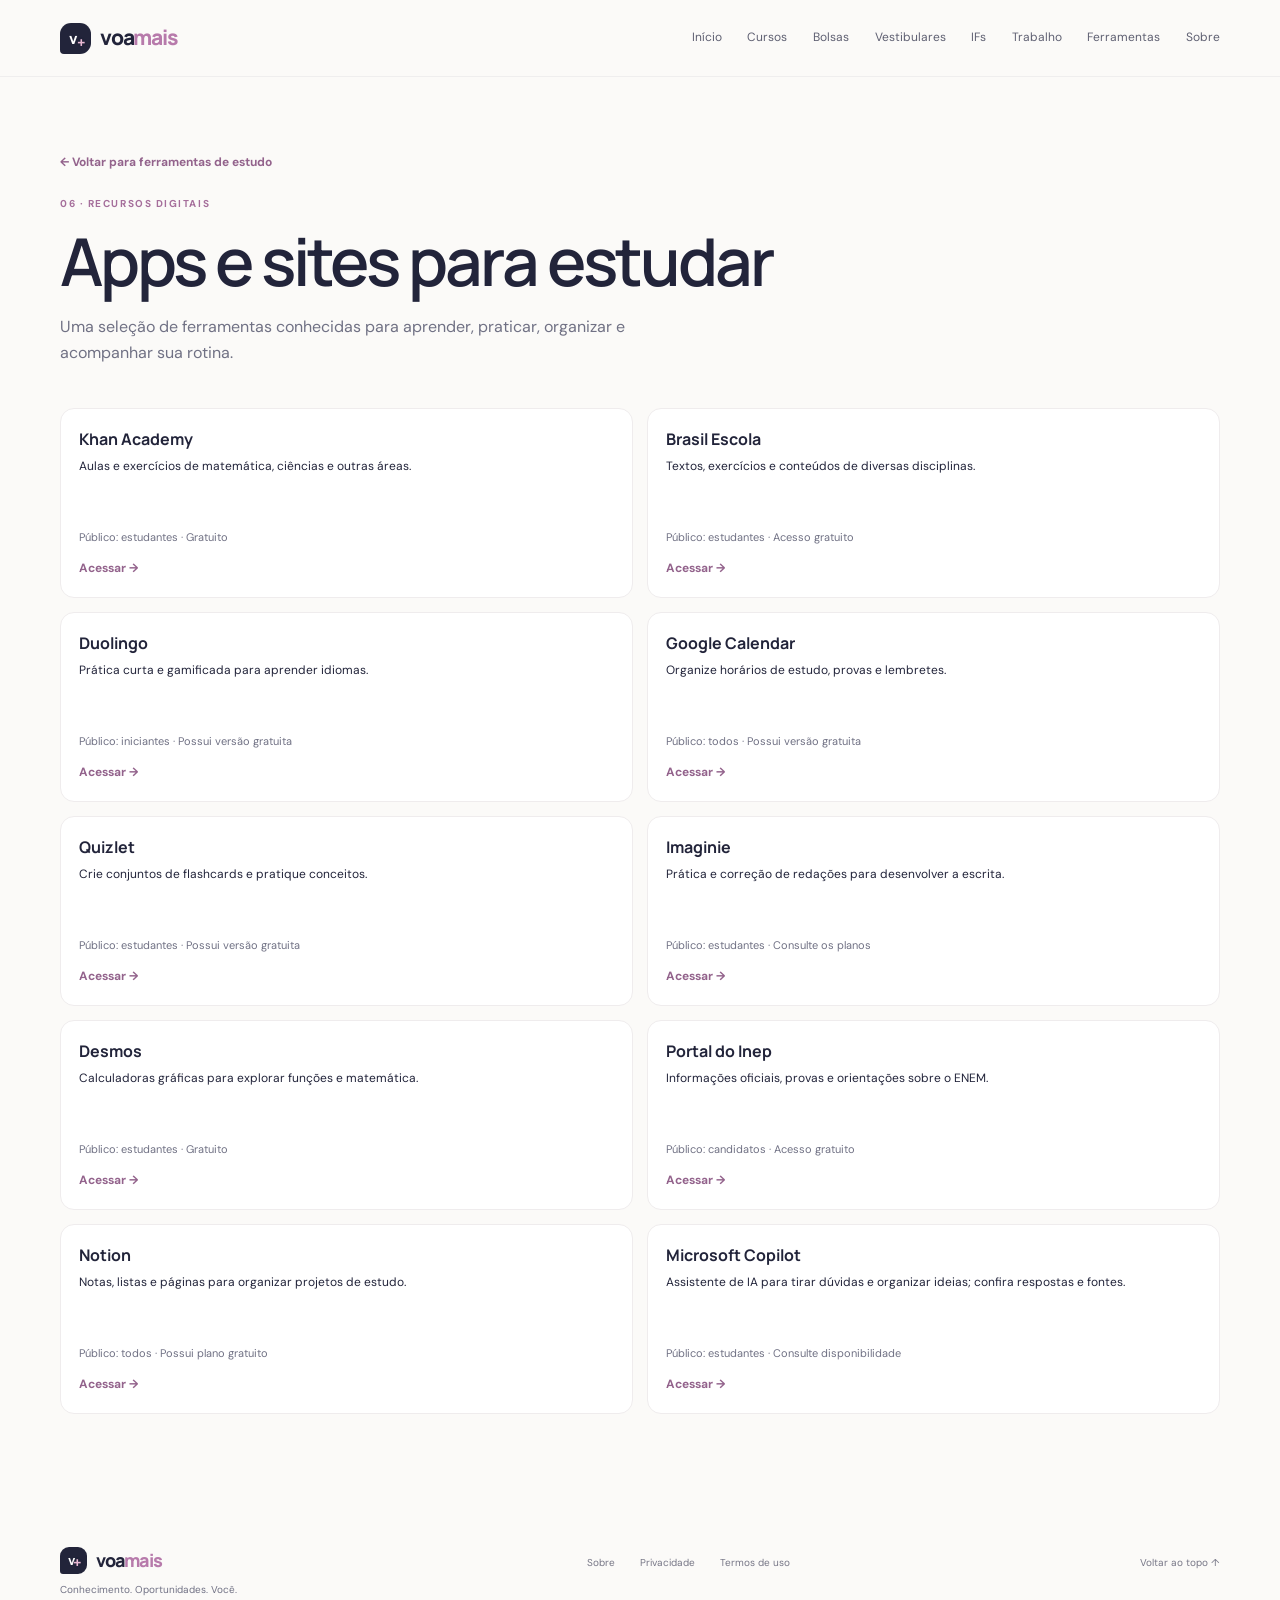
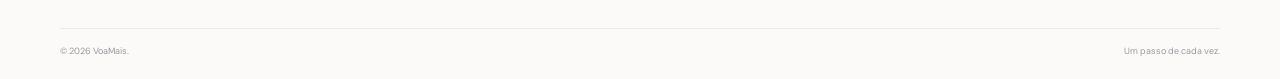
<file: apps-estudo.html>
<!doctype html>
<html lang="pt-BR"><head><meta charset="utf-8"><meta name="viewport" content="width=device-width, initial-scale=1"><meta name="description" content="Ferramentas e sites úteis para estudar."><title>Apps e sites para estudar | VoaMais</title><link rel="preconnect" href="https://fonts.googleapis.com"><link rel="preconnect" href="https://fonts.gstatic.com" crossorigin><link href="https://fonts.googleapis.com/css2?family=DM+Sans:wght@400;500;600;700&family=Manrope:wght@400;500;600;700;800&display=swap" rel="stylesheet"><link rel="stylesheet" href="css/style.css"><link rel="stylesheet" href="css/responsive.css"><link rel="stylesheet" href="css/study-pages.css"></head>
<body class="study-page"><svg class="svg-library"><symbol id="i-menu" viewBox="0 0 24 24"><path d="M4 7h16M4 12h16M4 17h16"/></symbol><symbol id="i-close" viewBox="0 0 24 24"><path d="m18 6-12 12M6 6l12 12"/></symbol></svg><header class="site-header"><div class="container header-inner"><a class="brand" href="index.html"><span class="brand-mark">v<span>+</span></span><span>voa<span>mais</span></span></a><button class="menu-toggle icon-button" type="button" aria-label="Abrir menu" aria-expanded="false" aria-controls="primary-nav"><svg class="icon"><use href="#i-menu"/></svg></button><nav class="primary-nav" id="primary-nav"><a href="index.html">Início</a><a href="https://www.ev.org.br/" target="_blank" rel="noopener noreferrer">Cursos</a><a href="https://www.gov.br/mec/" target="_blank" rel="noopener noreferrer">Bolsas</a><a href="https://www.gov.br/inep/pt-br/areas-de-atuacao/avaliacao-e-exames-educacionais/enem" target="_blank" rel="noopener noreferrer">Vestibulares</a><a href="https://www.gov.br/mec/pt-br/assuntos/ept/rede-federal" target="_blank" rel="noopener noreferrer">IFs</a><a href="https://portal.ciee.org.br/" target="_blank" rel="noopener noreferrer">Trabalho</a><a href="index.html#metodos">Ferramentas</a><a href="index.html#sobre">Sobre</a></nav></div></header><main><div class="container"><a class="study-back" href="index.html#metodos">← Voltar para ferramentas de estudo</a><div class="study-hero"><p class="eyebrow">06 · Recursos digitais</p><h1>Apps e sites para estudar</h1><p>Uma seleção de ferramentas conhecidas para aprender, praticar, organizar e acompanhar sua rotina.</p></div><div class="tools-grid"><div class="tool-card"><h3>Khan Academy</h3><p>Aulas e exercícios de matemática, ciências e outras áreas.</p><span class="tool-meta">Público: estudantes · Gratuito</span><a href="https://pt.khanacademy.org/" target="_blank" rel="noreferrer">Acessar →</a></div><div class="tool-card"><h3>Brasil Escola</h3><p>Textos, exercícios e conteúdos de diversas disciplinas.</p><span class="tool-meta">Público: estudantes · Acesso gratuito</span><a href="https://brasilescola.uol.com.br/" target="_blank" rel="noreferrer">Acessar →</a></div><div class="tool-card"><h3>Duolingo</h3><p>Prática curta e gamificada para aprender idiomas.</p><span class="tool-meta">Público: iniciantes · Possui versão gratuita</span><a href="https://www.duolingo.com/" target="_blank" rel="noreferrer">Acessar →</a></div><div class="tool-card"><h3>Google Calendar</h3><p>Organize horários de estudo, provas e lembretes.</p><span class="tool-meta">Público: todos · Possui versão gratuita</span><a href="https://calendar.google.com/" target="_blank" rel="noreferrer">Acessar →</a></div><div class="tool-card"><h3>Quizlet</h3><p>Crie conjuntos de flashcards e pratique conceitos.</p><span class="tool-meta">Público: estudantes · Possui versão gratuita</span><a href="https://quizlet.com/" target="_blank" rel="noreferrer">Acessar →</a></div><div class="tool-card"><h3>Imaginie</h3><p>Prática e correção de redações para desenvolver a escrita.</p><span class="tool-meta">Público: estudantes · Consulte os planos</span><a href="https://www.imaginie.com.br/" target="_blank" rel="noreferrer">Acessar →</a></div><div class="tool-card"><h3>Desmos</h3><p>Calculadoras gráficas para explorar funções e matemática.</p><span class="tool-meta">Público: estudantes · Gratuito</span><a href="https://www.desmos.com/calculator?lang=pt-BR" target="_blank" rel="noreferrer">Acessar →</a></div><div class="tool-card"><h3>Portal do Inep</h3><p>Informações oficiais, provas e orientações sobre o ENEM.</p><span class="tool-meta">Público: candidatos · Acesso gratuito</span><a href="https://www.gov.br/inep/pt-br/areas-de-atuacao/avaliacao-e-exames-educacionais/enem" target="_blank" rel="noreferrer">Acessar →</a></div><div class="tool-card"><h3>Notion</h3><p>Notas, listas e páginas para organizar projetos de estudo.</p><span class="tool-meta">Público: todos · Possui plano gratuito</span><a href="https://www.notion.so/" target="_blank" rel="noreferrer">Acessar →</a></div><div class="tool-card"><h3>Microsoft Copilot</h3><p>Assistente de IA para tirar dúvidas e organizar ideias; confira respostas e fontes.</p><span class="tool-meta">Público: estudantes · Consulte disponibilidade</span><a href="https://copilot.microsoft.com/" target="_blank" rel="noreferrer">Acessar →</a></div></div></div></main><footer class="site-footer"><div class="container footer-main"><div><a class="brand footer-brand" href="index.html"><span class="brand-mark">v<span>+</span></span><span>voa<span>mais</span></span></a><p>Conhecimento. Oportunidades. Você.</p></div><nav class="footer-links"><a href="index.html#sobre">Sobre</a><a href="pages/privacidade.html">Privacidade</a><a href="pages/termos.html">Termos de uso</a></nav><a class="back-top" href="#">Voltar ao topo ↑</a></div><div class="container footer-bottom"><span>© <span id="current-year"></span> VoaMais.</span><span>Um passo de cada vez.</span></div></footer><script type="module" src="js/study.js"></script></body></html>
</file>
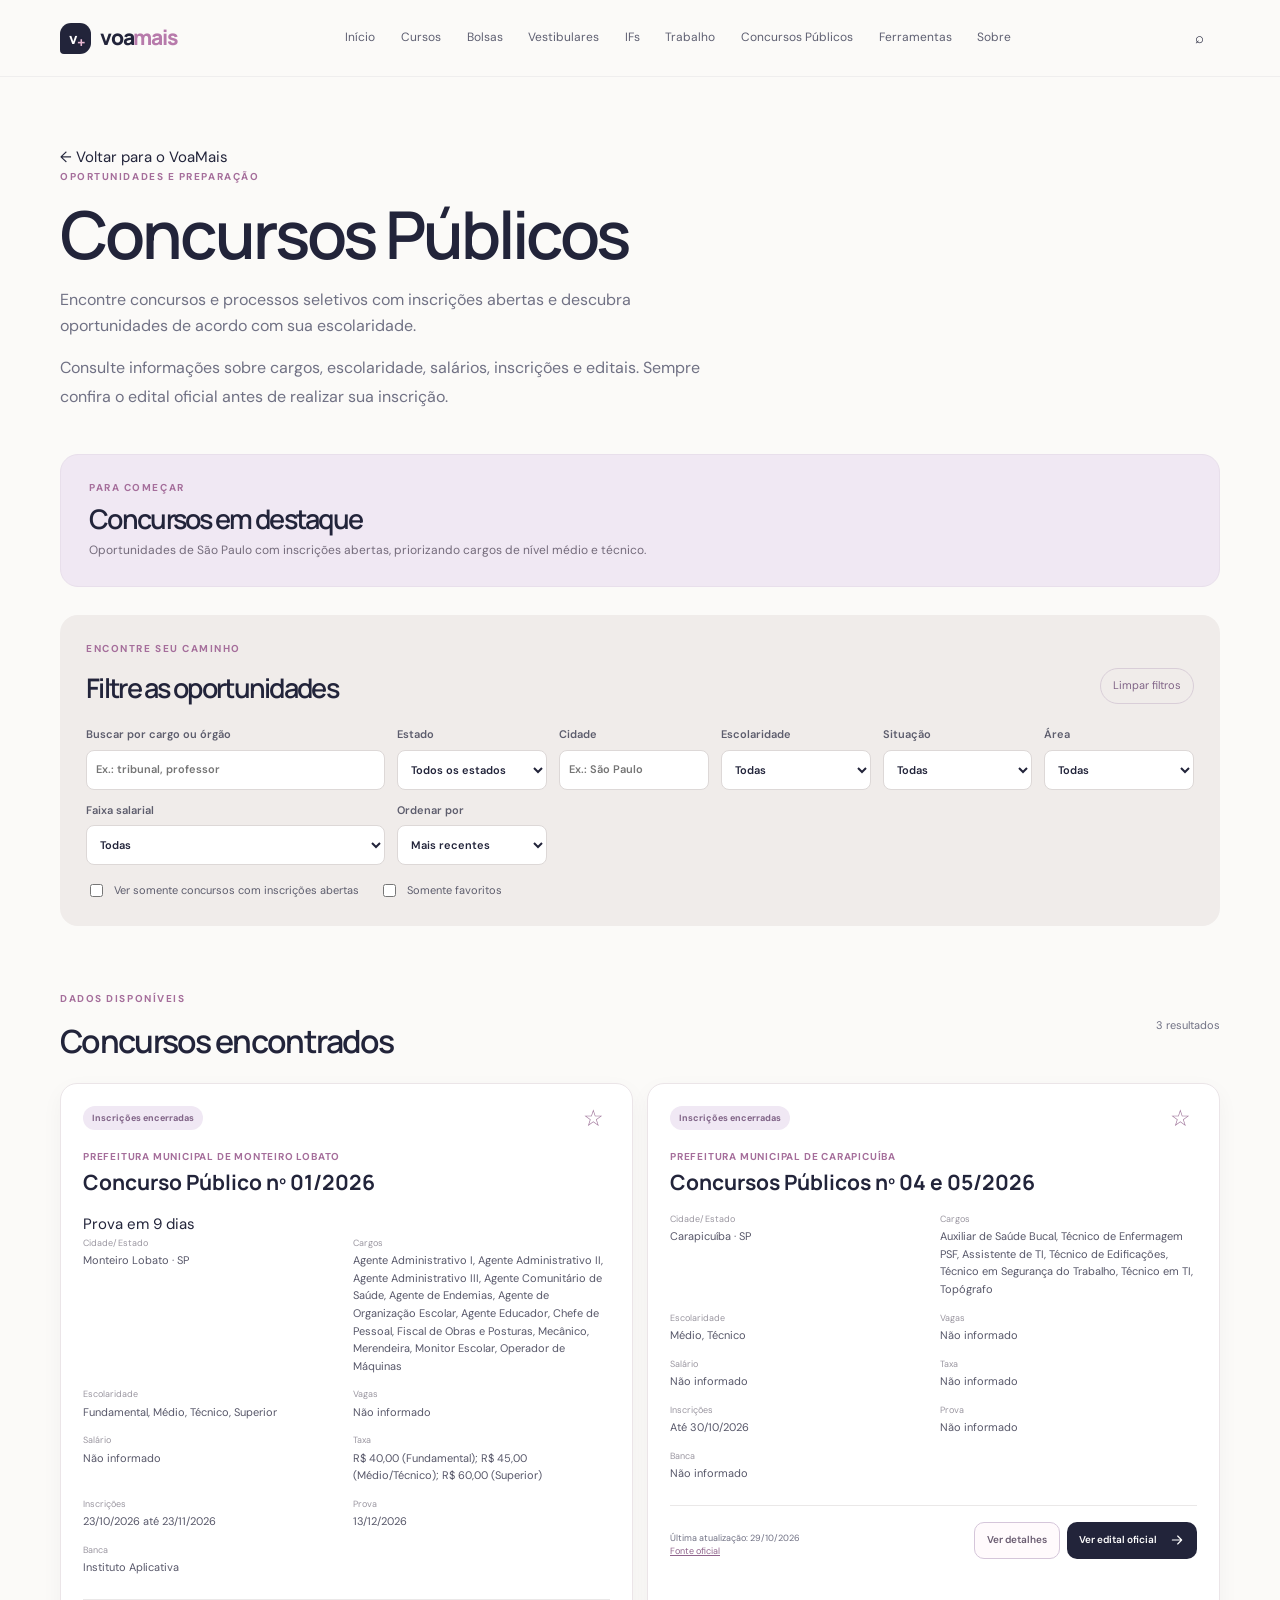
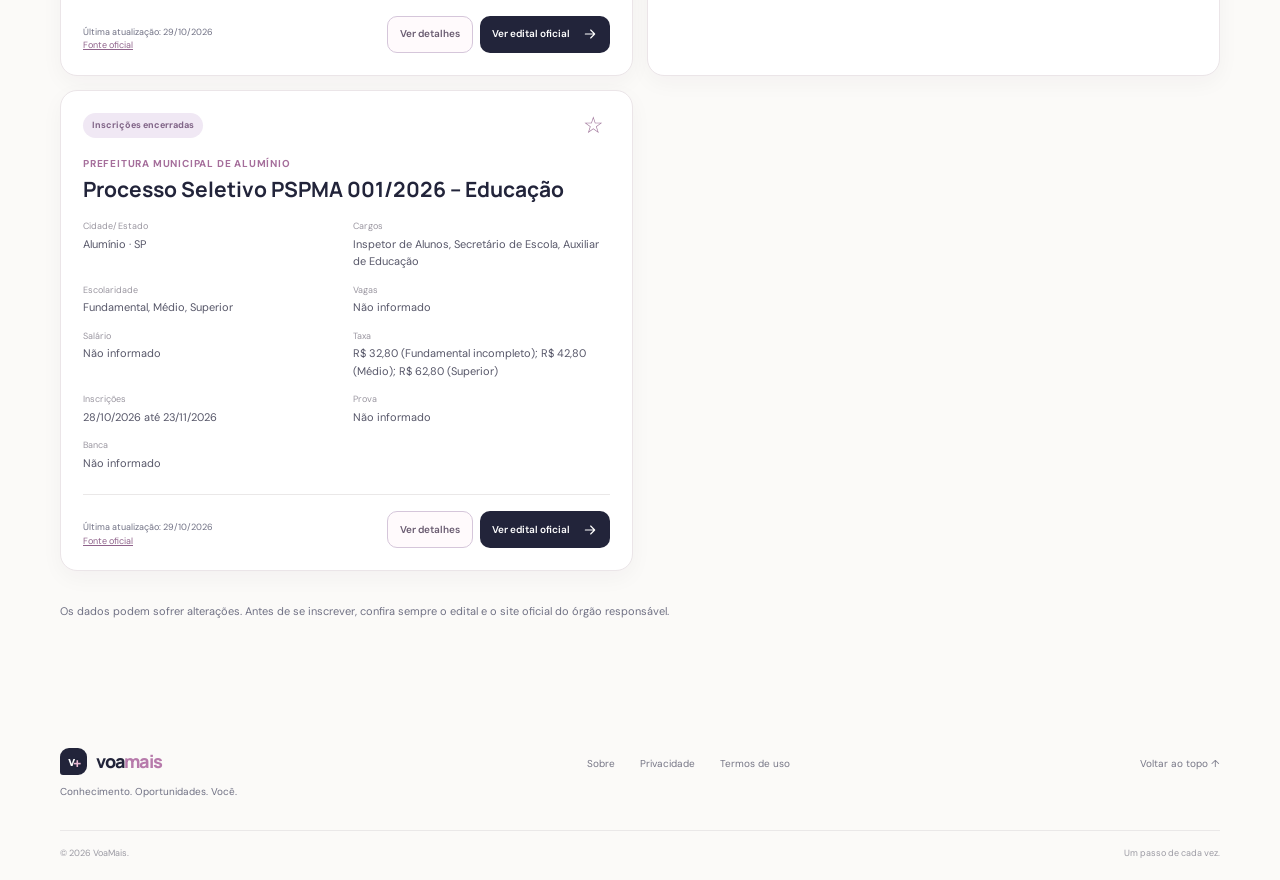
<file: concursos.html>
<!doctype html>
<html lang="pt-BR">
<head>
  <meta charset="utf-8">
  <meta name="viewport" content="width=device-width, initial-scale=1">
  <meta name="description" content="Concursos públicos, cargos e informações para começar sua preparação.">
  <title>Concursos Públicos | VoaMais</title>
  <link rel="preconnect" href="https://fonts.googleapis.com">
  <link rel="preconnect" href="https://fonts.gstatic.com" crossorigin>
  <link href="https://fonts.googleapis.com/css2?family=DM+Sans:wght@400;500;600;700&family=Manrope:wght@400;500;600;700;800&display=swap" rel="stylesheet">
  <link rel="stylesheet" href="css/style.css">
  <link rel="stylesheet" href="css/responsive.css">
  <link rel="stylesheet" href="css/concursos.css">
  <script type="module" src="js/concursos.js"></script>
</head>
<body>
  <svg class="svg-library" aria-hidden="true"><symbol id="i-menu" viewBox="0 0 24 24"><path d="M4 7h16M4 12h16M4 17h16"/></symbol><symbol id="i-close" viewBox="0 0 24 24"><path d="m18 6-12 12M6 6l12 12"/></symbol><symbol id="i-arrow" viewBox="0 0 24 24"><path d="M5 12h14m-6-6 6 6-6 6"/></symbol></svg>
  <header class="site-header"><div class="container header-inner">
    <a class="brand" href="index.html" aria-label="VoaMais, início"><span class="brand-mark">v<span>+</span></span><span>voa<span>mais</span></span></a>
    <button class="menu-toggle icon-button" type="button" aria-label="Abrir menu" aria-expanded="false" aria-controls="primary-nav"><svg class="icon"><use href="#i-menu"/></svg></button>
    <nav class="primary-nav" id="primary-nav" aria-label="Navegação principal">
      <a href="index.html">Início</a><a href="https://www.ev.org.br/" target="_blank" rel="noopener noreferrer">Cursos</a><a href="https://www.gov.br/mec/" target="_blank" rel="noopener noreferrer">Bolsas</a><a href="https://www.gov.br/inep/pt-br/areas-de-atuacao/avaliacao-e-exames-educacionais/enem" target="_blank" rel="noopener noreferrer">Vestibulares</a><a href="https://www.gov.br/mec/pt-br/assuntos/ept/rede-federal" target="_blank" rel="noopener noreferrer">IFs</a><a href="https://portal.ciee.org.br/" target="_blank" rel="noopener noreferrer">Trabalho</a><a href="concursos.html" aria-current="page">Concursos Públicos</a><a href="index.html#metodos">Ferramentas</a><a href="index.html#sobre">Sobre</a>
    </nav>
    <div class="header-actions"><a class="icon-button" href="index.html#busca" aria-label="Ir para a pesquisa">⌕</a></div>
  </div></header>
  <main class="concursos-page"><div class="container">
    <a class="study-back" href="index.html">← Voltar para o VoaMais</a>
    <header class="concursos-hero"><p class="eyebrow">Oportunidades e preparação</p><h1>Concursos Públicos</h1><p>Encontre concursos e processos seletivos com inscrições abertas e descubra oportunidades de acordo com sua escolaridade.</p><p class="concursos-intro">Consulte informações sobre cargos, escolaridade, salários, inscrições e editais. Sempre confira o edital oficial antes de realizar sua inscrição.</p></header>
    <section class="contest-featured" aria-labelledby="featured-title"><p class="eyebrow">Para começar</p><h2 id="featured-title">Concursos em destaque</h2><p>Oportunidades de São Paulo com inscrições abertas, priorizando cargos de nível médio e técnico.</p></section>
    <section class="contest-filters" aria-labelledby="filters-title"><div class="contest-filters-heading"><div><p class="eyebrow">Encontre seu caminho</p><h2 id="filters-title">Filtre as oportunidades</h2></div><button class="clear-filters" id="clear-filters" type="button">Limpar filtros</button></div>
      <div class="filter-grid">
        <label>Buscar por cargo ou órgão<input id="filter-search" type="search" placeholder="Ex.: tribunal, professor"></label>
        <label>Estado<select id="filter-state"><option value="">Todos os estados</option><option>SP</option><option>MG</option><option>RJ</option><option>PR</option><option>BA</option></select></label>
        <label>Cidade<input id="filter-city" type="search" placeholder="Ex.: São Paulo"></label>
        <label>Escolaridade<select id="filter-education"><option value="">Todas</option><option>Fundamental</option><option>Médio</option><option>Técnico</option><option>Superior</option></select></label>
        <label>Situação<select id="filter-status"><option value="">Todas</option><option>Inscrições abertas</option><option>Em breve</option><option>Encerradas</option></select></label>
        <label>Área<select id="filter-area"><option value="">Todas</option><option>Administrativa</option><option>Educação</option><option>Saúde</option><option>Segurança</option><option>Tecnologia</option><option>Jurídica</option><option>Fiscal</option><option>Outras</option></select></label>
        <label>Faixa salarial<select id="filter-salary"><option value="">Todas</option><option value="0-2000">Até R$ 2.000</option><option value="2000-5000">R$ 2.000 a R$ 5.000</option><option value="5000+">Acima de R$ 5.000</option></select></label>
        <label>Ordenar por<select id="filter-sort"><option value="recent">Mais recentes</option><option value="deadline">Inscrições terminando primeiro</option><option value="salary">Maior salário</option><option value="vacancies">Maior número de vagas</option></select></label>
      </div>
      <div class="filter-options"><label class="open-only"><input id="filter-open" type="checkbox"> Ver somente concursos com inscrições abertas</label><label class="open-only"><input id="filter-favorites" type="checkbox"> Somente favoritos</label></div>
    </section>
    <section class="contest-results" aria-labelledby="results-title"><div class="results-heading"><div><p class="eyebrow">Dados disponíveis</p><h2 id="results-title">Concursos encontrados</h2></div><span id="results-count" aria-live="polite"></span></div><p class="contest-state" id="contest-loading" role="status">Carregando concursos...</p><div class="contest-grid" id="contest-grid"></div><p class="contest-state" id="contest-empty" hidden>Nenhum concurso encontrado com esses filtros.</p><p class="contest-state contest-error" id="contest-error" hidden>Não foi possível carregar os concursos. Tente novamente.</p></section>
    <p class="contest-disclaimer">Os dados podem sofrer alterações. Antes de se inscrever, confira sempre o edital e o site oficial do órgão responsável.</p>
  </div></main>
  <div class="contest-modal" id="contest-modal" role="dialog" aria-modal="true" aria-labelledby="modal-title" hidden><div class="contest-modal-card"><button class="modal-close" id="modal-close" type="button" aria-label="Fechar detalhes">×</button><p class="eyebrow">Detalhes do concurso</p><h2 id="modal-title"></h2><div id="modal-content"></div></div></div>
  <footer class="site-footer"><div class="container footer-main"><div><a class="brand footer-brand" href="index.html"><span class="brand-mark">v<span>+</span></span><span>voa<span>mais</span></span></a><p>Conhecimento. Oportunidades. Você.</p></div><nav class="footer-links"><a href="index.html#sobre">Sobre</a><a href="pages/privacidade.html">Privacidade</a><a href="pages/termos.html">Termos de uso</a></nav><a class="back-top" href="#">Voltar ao topo ↑</a></div><div class="container footer-bottom"><span>© <span id="current-year"></span> VoaMais.</span><span>Um passo de cada vez.</span></div></footer>
</body>
</html>
</file>
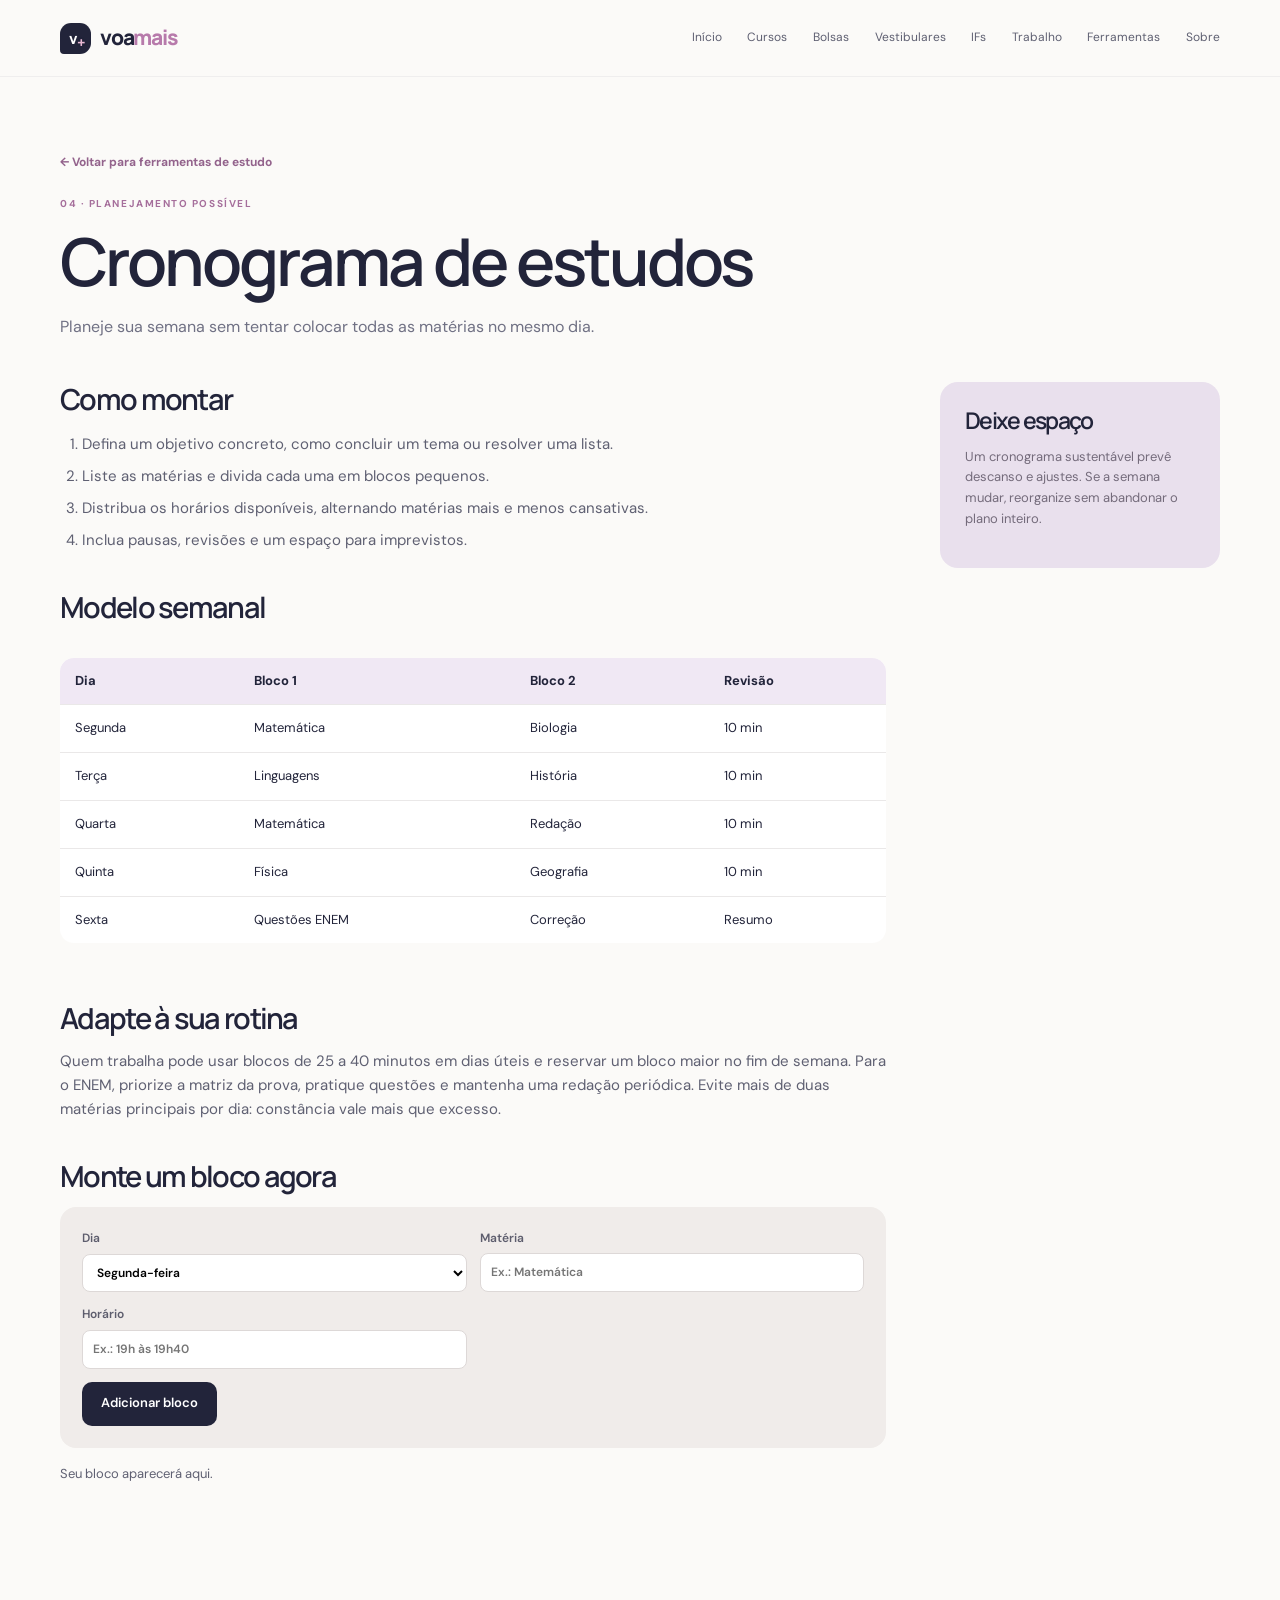
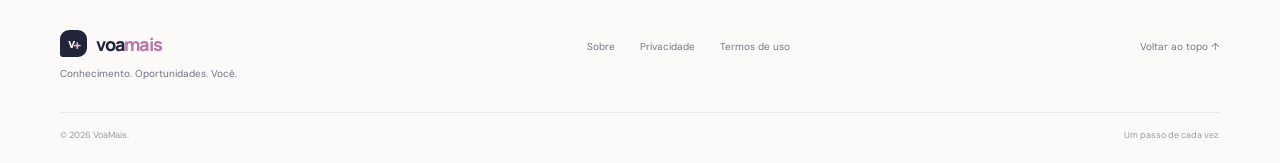
<file: cronograma.html>
<!doctype html>
<html lang="pt-BR"><head><meta charset="utf-8"><meta name="viewport" content="width=device-width, initial-scale=1"><meta name="description" content="Aprenda a montar um cronograma de estudos realista."><title>Cronograma de estudos | VoaMais</title><link rel="preconnect" href="https://fonts.googleapis.com"><link rel="preconnect" href="https://fonts.gstatic.com" crossorigin><link href="https://fonts.googleapis.com/css2?family=DM+Sans:wght@400;500;600;700&family=Manrope:wght@400;500;600;700;800&display=swap" rel="stylesheet"><link rel="stylesheet" href="css/style.css"><link rel="stylesheet" href="css/responsive.css"><link rel="stylesheet" href="css/study-pages.css"></head>
<body class="study-page"><svg class="svg-library"><symbol id="i-menu" viewBox="0 0 24 24"><path d="M4 7h16M4 12h16M4 17h16"/></symbol><symbol id="i-close" viewBox="0 0 24 24"><path d="m18 6-12 12M6 6l12 12"/></symbol></svg><header class="site-header"><div class="container header-inner"><a class="brand" href="index.html"><span class="brand-mark">v<span>+</span></span><span>voa<span>mais</span></span></a><button class="menu-toggle icon-button" type="button" aria-label="Abrir menu" aria-expanded="false" aria-controls="primary-nav"><svg class="icon"><use href="#i-menu"/></svg></button><nav class="primary-nav" id="primary-nav"><a href="index.html">Início</a><a href="https://www.ev.org.br/" target="_blank" rel="noopener noreferrer">Cursos</a><a href="https://www.gov.br/mec/" target="_blank" rel="noopener noreferrer">Bolsas</a><a href="https://www.gov.br/inep/pt-br/areas-de-atuacao/avaliacao-e-exames-educacionais/enem" target="_blank" rel="noopener noreferrer">Vestibulares</a><a href="https://www.gov.br/mec/pt-br/assuntos/ept/rede-federal" target="_blank" rel="noopener noreferrer">IFs</a><a href="https://portal.ciee.org.br/" target="_blank" rel="noopener noreferrer">Trabalho</a><a href="index.html#metodos">Ferramentas</a><a href="index.html#sobre">Sobre</a></nav></div></header><main><div class="container"><a class="study-back" href="index.html#metodos">← Voltar para ferramentas de estudo</a><div class="study-hero"><p class="eyebrow">04 · Planejamento possível</p><h1>Cronograma de estudos</h1><p>Planeje sua semana sem tentar colocar todas as matérias no mesmo dia.</p></div><div class="study-content"><article class="study-article"><h2>Como montar</h2><ol><li>Defina um objetivo concreto, como concluir um tema ou resolver uma lista.</li><li>Liste as matérias e divida cada uma em blocos pequenos.</li><li>Distribua os horários disponíveis, alternando matérias mais e menos cansativas.</li><li>Inclua pausas, revisões e um espaço para imprevistos.</li></ol><h2>Modelo semanal</h2><div class="weekly-plan"><table class="study-table"><thead><tr><th>Dia</th><th>Bloco 1</th><th>Bloco 2</th><th>Revisão</th></tr></thead><tbody><tr><td>Segunda</td><td>Matemática</td><td>Biologia</td><td>10 min</td></tr><tr><td>Terça</td><td>Linguagens</td><td>História</td><td>10 min</td></tr><tr><td>Quarta</td><td>Matemática</td><td>Redação</td><td>10 min</td></tr><tr><td>Quinta</td><td>Física</td><td>Geografia</td><td>10 min</td></tr><tr><td>Sexta</td><td>Questões ENEM</td><td>Correção</td><td>Resumo</td></tr></tbody></table></div><h2>Adapte à sua rotina</h2><p>Quem trabalha pode usar blocos de 25 a 40 minutos em dias úteis e reservar um bloco maior no fim de semana. Para o ENEM, priorize a matriz da prova, pratique questões e mantenha uma redação periódica. Evite mais de duas matérias principais por dia: constância vale mais que excesso.</p><h2>Monte um bloco agora</h2><form class="schedule-form" id="schedule-form"><label>Dia<select name="day"><option>Segunda-feira</option><option>Terça-feira</option><option>Quarta-feira</option><option>Quinta-feira</option><option>Sexta-feira</option></select></label><label>Matéria<input name="subject" required placeholder="Ex.: Matemática"></label><label>Horário<input name="time" required placeholder="Ex.: 19h às 19h40"></label><button class="button button-primary" type="submit">Adicionar bloco</button></form><p class="schedule-output" id="schedule-output" aria-live="polite">Seu bloco aparecerá aqui.</p></article><aside class="study-aside"><h2>Deixe espaço</h2><p>Um cronograma sustentável prevê descanso e ajustes. Se a semana mudar, reorganize sem abandonar o plano inteiro.</p></aside></div></div></main><footer class="site-footer"><div class="container footer-main"><div><a class="brand footer-brand" href="index.html"><span class="brand-mark">v<span>+</span></span><span>voa<span>mais</span></span></a><p>Conhecimento. Oportunidades. Você.</p></div><nav class="footer-links"><a href="index.html#sobre">Sobre</a><a href="pages/privacidade.html">Privacidade</a><a href="pages/termos.html">Termos de uso</a></nav><a class="back-top" href="#">Voltar ao topo ↑</a></div><div class="container footer-bottom"><span>© <span id="current-year"></span> VoaMais.</span><span>Um passo de cada vez.</span></div></footer><script type="module" src="js/study.js"></script></body></html>
</file>
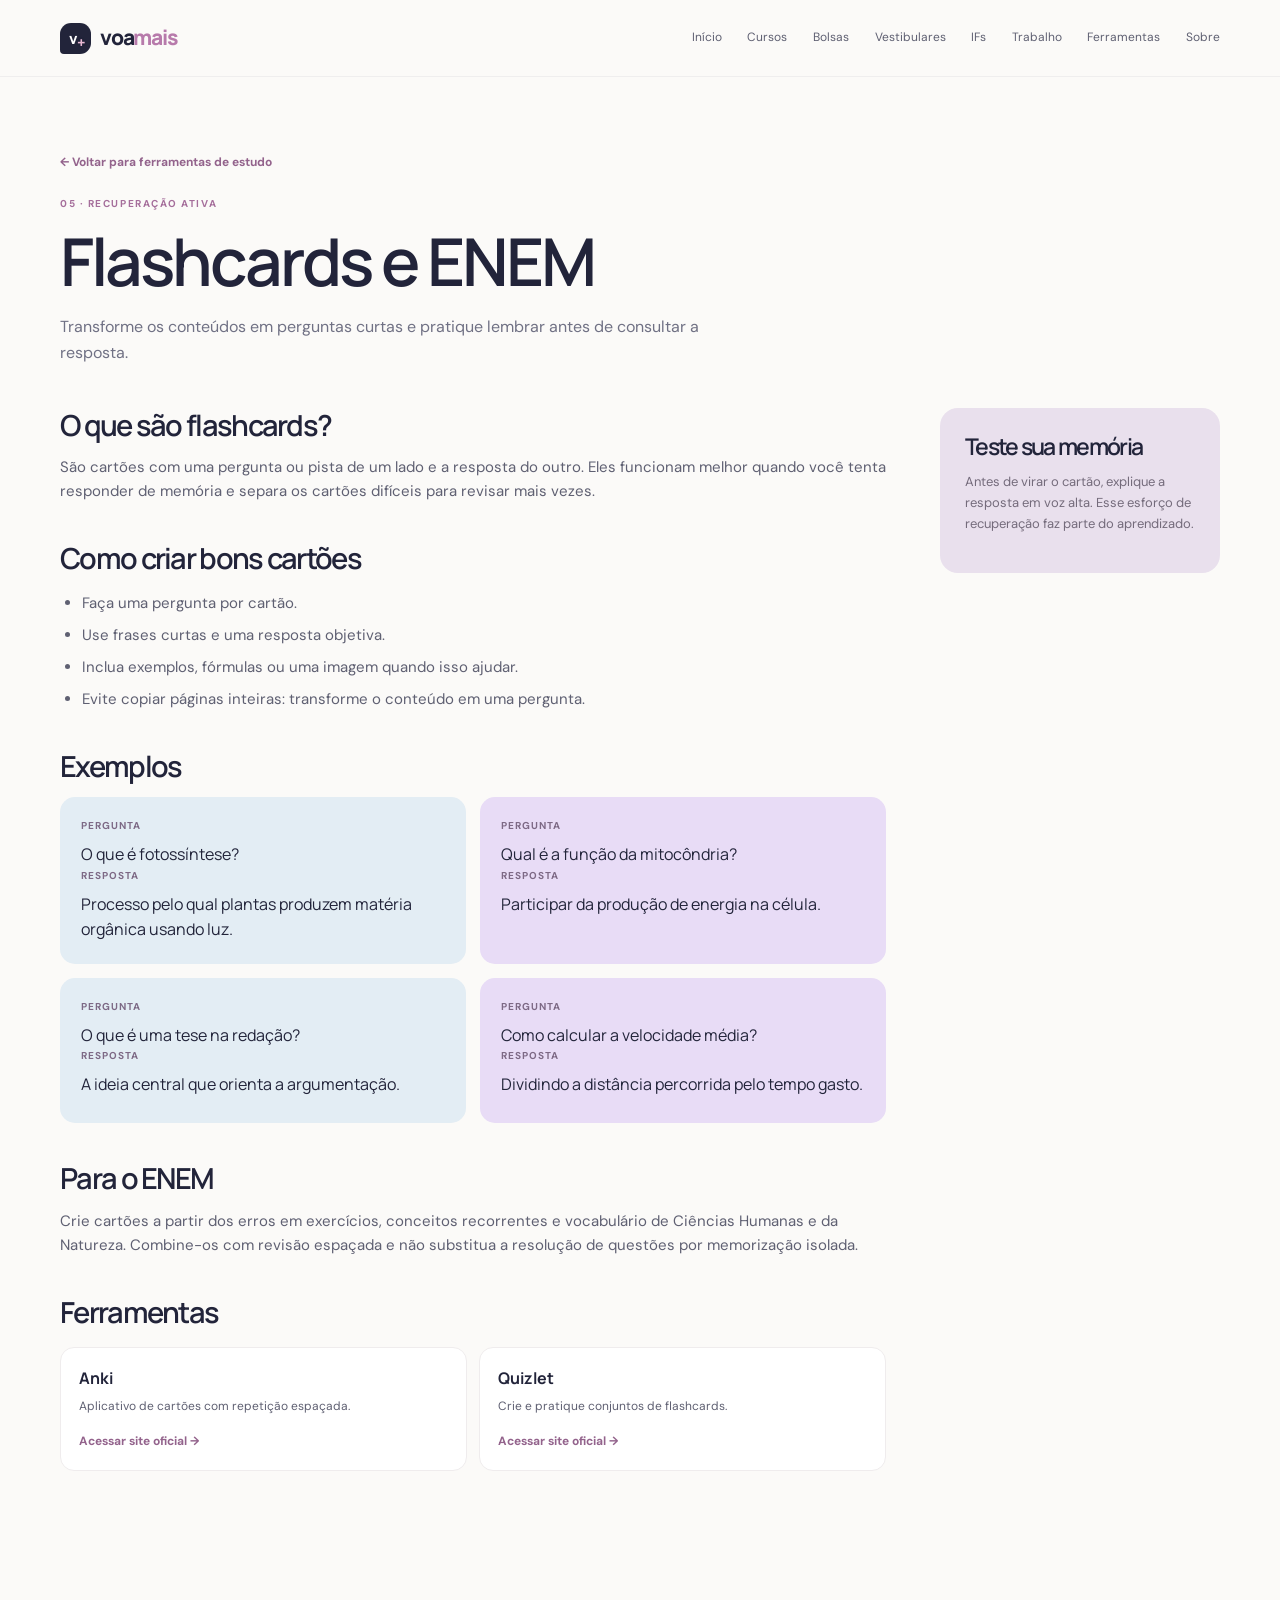
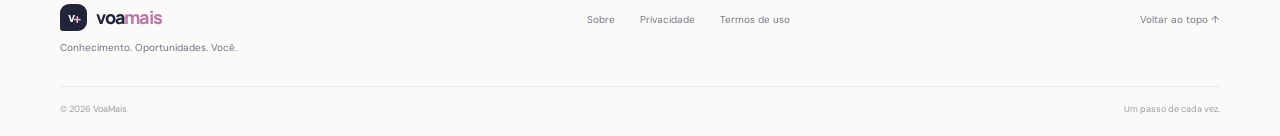
<file: flashcards.html>
<!doctype html>
<html lang="pt-BR"><head><meta charset="utf-8"><meta name="viewport" content="width=device-width, initial-scale=1"><meta name="description" content="Aprenda a criar e usar flashcards para o ENEM."><title>Flashcards e ENEM | VoaMais</title><link rel="preconnect" href="https://fonts.googleapis.com"><link rel="preconnect" href="https://fonts.gstatic.com" crossorigin><link href="https://fonts.googleapis.com/css2?family=DM+Sans:wght@400;500;600;700&family=Manrope:wght@400;500;600;700;800&display=swap" rel="stylesheet"><link rel="stylesheet" href="css/style.css"><link rel="stylesheet" href="css/responsive.css"><link rel="stylesheet" href="css/study-pages.css"></head>
<body class="study-page"><svg class="svg-library"><symbol id="i-menu" viewBox="0 0 24 24"><path d="M4 7h16M4 12h16M4 17h16"/></symbol><symbol id="i-close" viewBox="0 0 24 24"><path d="m18 6-12 12M6 6l12 12"/></symbol></svg><header class="site-header"><div class="container header-inner"><a class="brand" href="index.html"><span class="brand-mark">v<span>+</span></span><span>voa<span>mais</span></span></a><button class="menu-toggle icon-button" type="button" aria-label="Abrir menu" aria-expanded="false" aria-controls="primary-nav"><svg class="icon"><use href="#i-menu"/></svg></button><nav class="primary-nav" id="primary-nav"><a href="index.html">Início</a><a href="https://www.ev.org.br/" target="_blank" rel="noopener noreferrer">Cursos</a><a href="https://www.gov.br/mec/" target="_blank" rel="noopener noreferrer">Bolsas</a><a href="https://www.gov.br/inep/pt-br/areas-de-atuacao/avaliacao-e-exames-educacionais/enem" target="_blank" rel="noopener noreferrer">Vestibulares</a><a href="https://www.gov.br/mec/pt-br/assuntos/ept/rede-federal" target="_blank" rel="noopener noreferrer">IFs</a><a href="https://portal.ciee.org.br/" target="_blank" rel="noopener noreferrer">Trabalho</a><a href="index.html#metodos">Ferramentas</a><a href="index.html#sobre">Sobre</a></nav></div></header><main><div class="container"><a class="study-back" href="index.html#metodos">← Voltar para ferramentas de estudo</a><div class="study-hero"><p class="eyebrow">05 · Recuperação ativa</p><h1>Flashcards e ENEM</h1><p>Transforme os conteúdos em perguntas curtas e pratique lembrar antes de consultar a resposta.</p></div><div class="study-content"><article class="study-article"><h2>O que são flashcards?</h2><p>São cartões com uma pergunta ou pista de um lado e a resposta do outro. Eles funcionam melhor quando você tenta responder de memória e separa os cartões difíceis para revisar mais vezes.</p><h2>Como criar bons cartões</h2><ul><li>Faça uma pergunta por cartão.</li><li>Use frases curtas e uma resposta objetiva.</li><li>Inclua exemplos, fórmulas ou uma imagem quando isso ajudar.</li><li>Evite copiar páginas inteiras: transforme o conteúdo em uma pergunta.</li></ul><h2>Exemplos</h2><div class="flashcard-grid"><div class="flashcard"><strong>Pergunta</strong><p>O que é fotossíntese?</p><strong>Resposta</strong><p>Processo pelo qual plantas produzem matéria orgânica usando luz.</p></div><div class="flashcard"><strong>Pergunta</strong><p>Qual é a função da mitocôndria?</p><strong>Resposta</strong><p>Participar da produção de energia na célula.</p></div><div class="flashcard"><strong>Pergunta</strong><p>O que é uma tese na redação?</p><strong>Resposta</strong><p>A ideia central que orienta a argumentação.</p></div><div class="flashcard"><strong>Pergunta</strong><p>Como calcular a velocidade média?</p><strong>Resposta</strong><p>Dividindo a distância percorrida pelo tempo gasto.</p></div></div><h2>Para o ENEM</h2><p>Crie cartões a partir dos erros em exercícios, conceitos recorrentes e vocabulário de Ciências Humanas e da Natureza. Combine-os com revisão espaçada e não substitua a resolução de questões por memorização isolada.</p><h2>Ferramentas</h2><div class="study-tools"><div class="study-tool-card"><h3>Anki</h3><p>Aplicativo de cartões com repetição espaçada.</p><a href="https://apps.ankiweb.net/" target="_blank" rel="noreferrer">Acessar site oficial →</a></div><div class="study-tool-card"><h3>Quizlet</h3><p>Crie e pratique conjuntos de flashcards.</p><a href="https://quizlet.com/" target="_blank" rel="noreferrer">Acessar site oficial →</a></div></div></article><aside class="study-aside"><h2>Teste sua memória</h2><p>Antes de virar o cartão, explique a resposta em voz alta. Esse esforço de recuperação faz parte do aprendizado.</p></aside></div></div></main><footer class="site-footer"><div class="container footer-main"><div><a class="brand footer-brand" href="index.html"><span class="brand-mark">v<span>+</span></span><span>voa<span>mais</span></span></a><p>Conhecimento. Oportunidades. Você.</p></div><nav class="footer-links"><a href="index.html#sobre">Sobre</a><a href="pages/privacidade.html">Privacidade</a><a href="pages/termos.html">Termos de uso</a></nav><a class="back-top" href="#">Voltar ao topo ↑</a></div><div class="container footer-bottom"><span>© <span id="current-year"></span> VoaMais.</span><span>Um passo de cada vez.</span></div></footer><script type="module" src="js/study.js"></script></body></html>
</file>
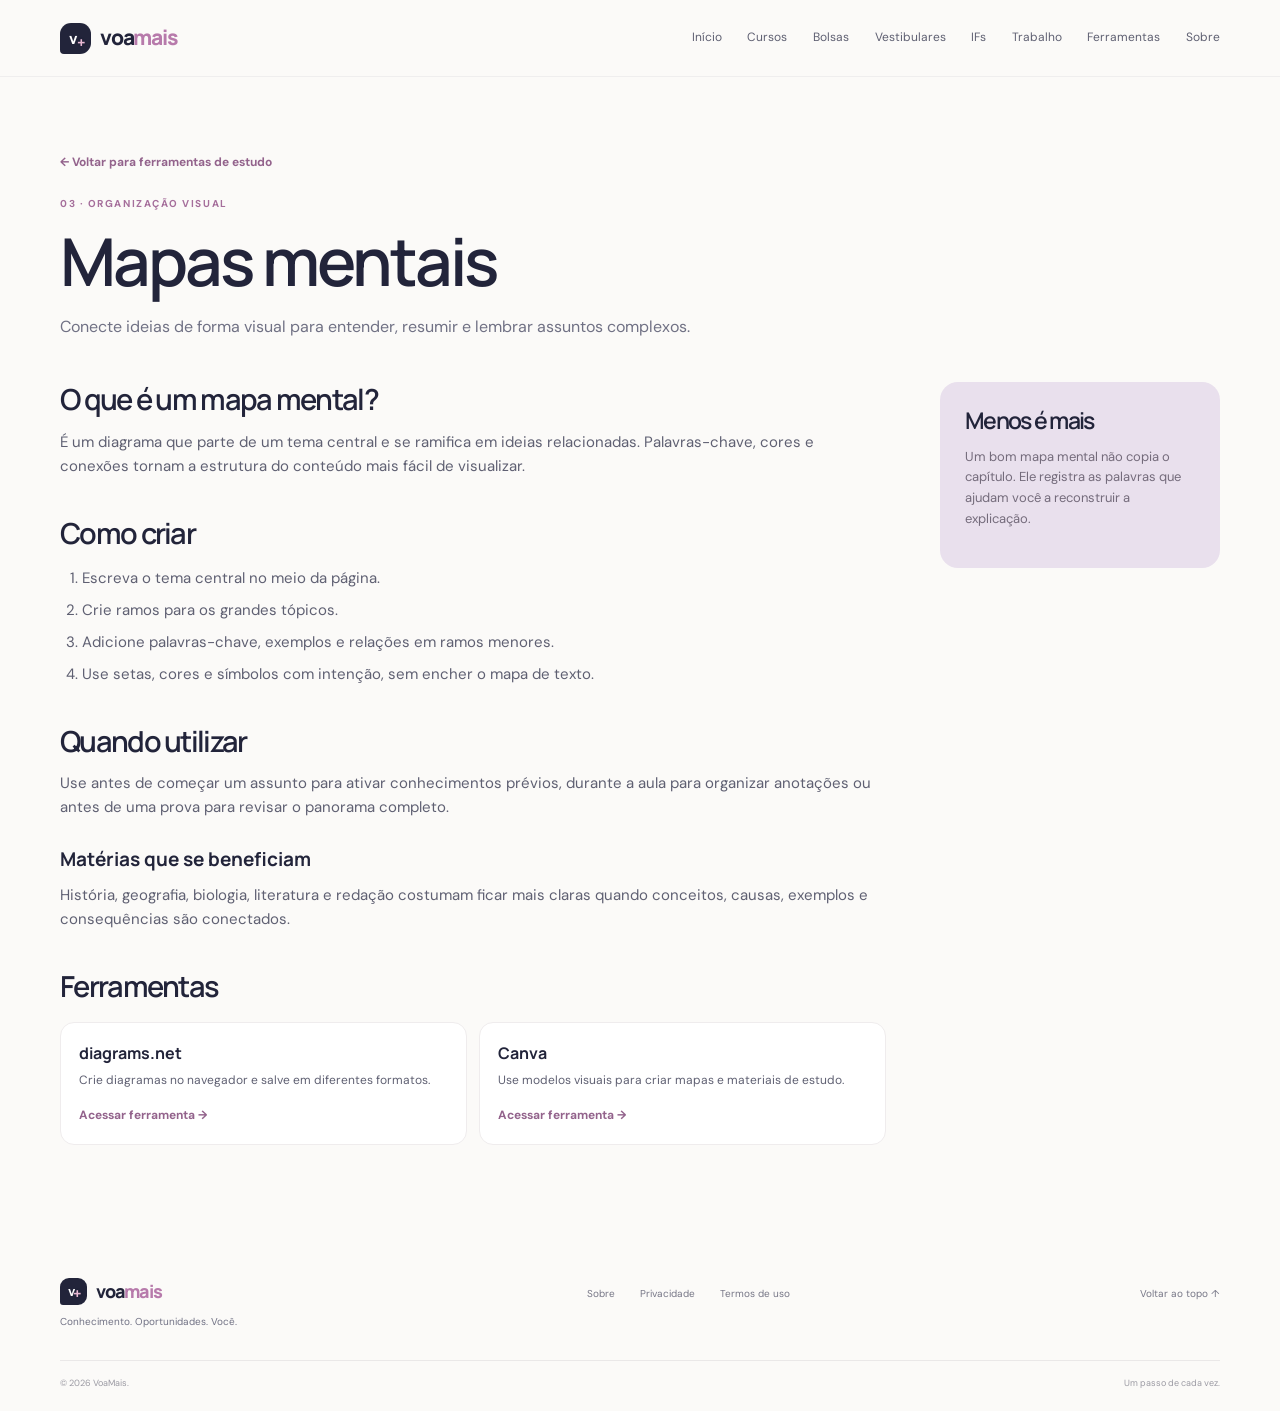
<file: mapas-mentais.html>
<!doctype html>
<html lang="pt-BR"><head><meta charset="utf-8"><meta name="viewport" content="width=device-width, initial-scale=1"><meta name="description" content="Aprenda a criar mapas mentais para organizar seus estudos."><title>Mapas mentais | VoaMais</title><link rel="preconnect" href="https://fonts.googleapis.com"><link rel="preconnect" href="https://fonts.gstatic.com" crossorigin><link href="https://fonts.googleapis.com/css2?family=DM+Sans:wght@400;500;600;700&family=Manrope:wght@400;500;600;700;800&display=swap" rel="stylesheet"><link rel="stylesheet" href="css/style.css"><link rel="stylesheet" href="css/responsive.css"><link rel="stylesheet" href="css/study-pages.css"></head>
<body class="study-page"><svg class="svg-library"><symbol id="i-menu" viewBox="0 0 24 24"><path d="M4 7h16M4 12h16M4 17h16"/></symbol><symbol id="i-close" viewBox="0 0 24 24"><path d="m18 6-12 12M6 6l12 12"/></symbol></svg><header class="site-header"><div class="container header-inner"><a class="brand" href="index.html"><span class="brand-mark">v<span>+</span></span><span>voa<span>mais</span></span></a><button class="menu-toggle icon-button" type="button" aria-label="Abrir menu" aria-expanded="false" aria-controls="primary-nav"><svg class="icon"><use href="#i-menu"/></svg></button><nav class="primary-nav" id="primary-nav"><a href="index.html">Início</a><a href="https://www.ev.org.br/" target="_blank" rel="noopener noreferrer">Cursos</a><a href="https://www.gov.br/mec/" target="_blank" rel="noopener noreferrer">Bolsas</a><a href="https://www.gov.br/inep/pt-br/areas-de-atuacao/avaliacao-e-exames-educacionais/enem" target="_blank" rel="noopener noreferrer">Vestibulares</a><a href="https://www.gov.br/mec/pt-br/assuntos/ept/rede-federal" target="_blank" rel="noopener noreferrer">IFs</a><a href="https://portal.ciee.org.br/" target="_blank" rel="noopener noreferrer">Trabalho</a><a href="index.html#metodos">Ferramentas</a><a href="index.html#sobre">Sobre</a></nav></div></header><main><div class="container"><a class="study-back" href="index.html#metodos">← Voltar para ferramentas de estudo</a><div class="study-hero"><p class="eyebrow">03 · Organização visual</p><h1>Mapas mentais</h1><p>Conecte ideias de forma visual para entender, resumir e lembrar assuntos complexos.</p></div><div class="study-content"><article class="study-article"><h2>O que é um mapa mental?</h2><p>É um diagrama que parte de um tema central e se ramifica em ideias relacionadas. Palavras-chave, cores e conexões tornam a estrutura do conteúdo mais fácil de visualizar.</p><h2>Como criar</h2><ol><li>Escreva o tema central no meio da página.</li><li>Crie ramos para os grandes tópicos.</li><li>Adicione palavras-chave, exemplos e relações em ramos menores.</li><li>Use setas, cores e símbolos com intenção, sem encher o mapa de texto.</li></ol><h2>Quando utilizar</h2><p>Use antes de começar um assunto para ativar conhecimentos prévios, durante a aula para organizar anotações ou antes de uma prova para revisar o panorama completo.</p><h3>Matérias que se beneficiam</h3><p>História, geografia, biologia, literatura e redação costumam ficar mais claras quando conceitos, causas, exemplos e consequências são conectados.</p><h2>Ferramentas</h2><div class="study-tools"><div class="study-tool-card"><h3>diagrams.net</h3><p>Crie diagramas no navegador e salve em diferentes formatos.</p><a href="https://app.diagrams.net/" target="_blank" rel="noreferrer">Acessar ferramenta →</a></div><div class="study-tool-card"><h3>Canva</h3><p>Use modelos visuais para criar mapas e materiais de estudo.</p><a href="https://www.canva.com/online-whiteboard/" target="_blank" rel="noopener noreferrer">Acessar ferramenta →</a></div></div></article><aside class="study-aside"><h2>Menos é mais</h2><p>Um bom mapa mental não copia o capítulo. Ele registra as palavras que ajudam você a reconstruir a explicação.</p></aside></div></div></main><footer class="site-footer"><div class="container footer-main"><div><a class="brand footer-brand" href="index.html"><span class="brand-mark">v<span>+</span></span><span>voa<span>mais</span></span></a><p>Conhecimento. Oportunidades. Você.</p></div><nav class="footer-links"><a href="index.html#sobre">Sobre</a><a href="pages/privacidade.html">Privacidade</a><a href="pages/termos.html">Termos de uso</a></nav><a class="back-top" href="#">Voltar ao topo ↑</a></div><div class="container footer-bottom"><span>© <span id="current-year"></span> VoaMais.</span><span>Um passo de cada vez.</span></div></footer><script type="module" src="js/study.js"></script></body></html>
</file>
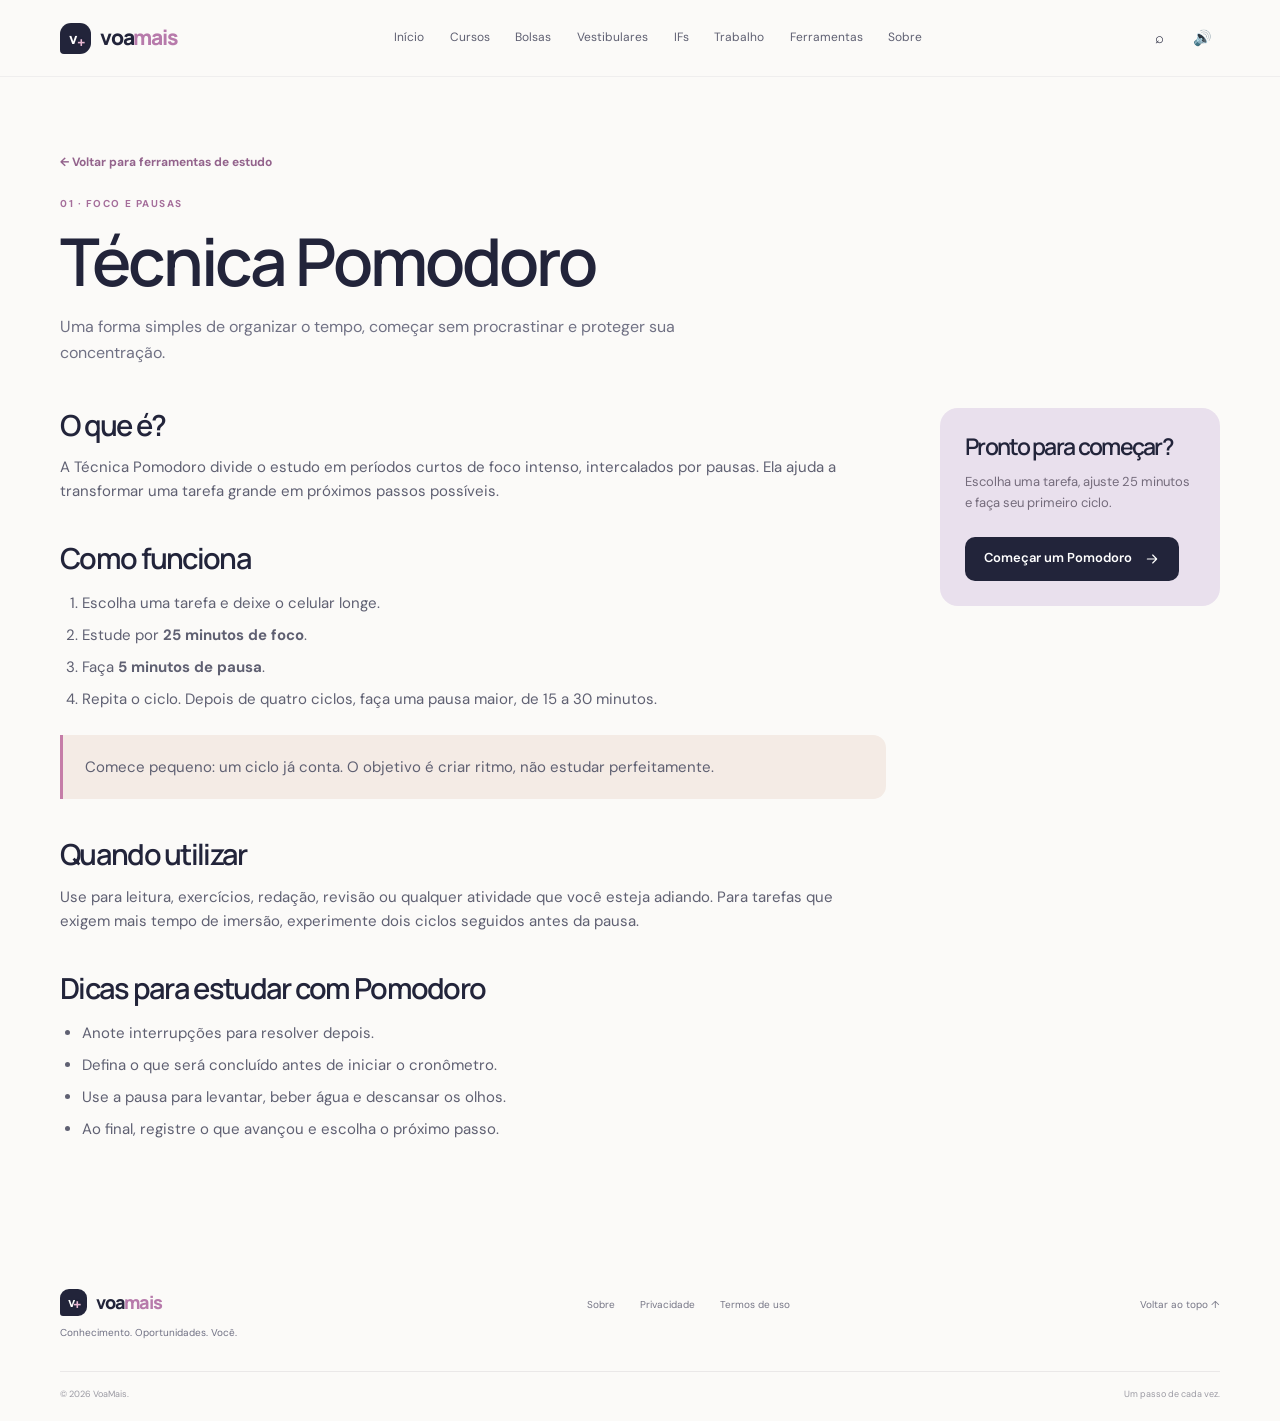
<file: pomodoro.html>
<!doctype html>
<html lang="pt-BR">
<head>
  <meta charset="utf-8">
  <meta name="viewport" content="width=device-width, initial-scale=1">
  <meta name="description" content="Aprenda a usar a Técnica Pomodoro para estudar com foco.">
  <title>Técnica Pomodoro | VoaMais</title>
  <link rel="preconnect" href="https://fonts.googleapis.com">
  <link rel="preconnect" href="https://fonts.gstatic.com" crossorigin>
  <link href="https://fonts.googleapis.com/css2?family=DM+Sans:wght@400;500;600;700&family=Manrope:wght@400;500;600;700;800&display=swap" rel="stylesheet">
  <link rel="stylesheet" href="css/style.css"><link rel="stylesheet" href="css/responsive.css"><link rel="stylesheet" href="css/study-pages.css">
</head>
<body class="study-page">
  <svg class="svg-library" xmlns="http://www.w3.org/2000/svg"><symbol id="i-menu" viewBox="0 0 24 24"><path d="M4 7h16M4 12h16M4 17h16"/></symbol><symbol id="i-close" viewBox="0 0 24 24"><path d="m18 6-12 12M6 6l12 12"/></symbol><symbol id="i-arrow" viewBox="0 0 24 24"><path d="M5 12h14m-6-6 6 6-6 6"/></symbol></svg>
  <header class="site-header"><div class="container header-inner">
    <a class="brand" href="index.html" aria-label="VoaMais, início"><span class="brand-mark">v<span>+</span></span><span>voa<span>mais</span></span></a>
    <button class="menu-toggle icon-button" type="button" aria-label="Abrir menu" aria-expanded="false" aria-controls="primary-nav"><svg class="icon"><use href="#i-menu"/></svg></button>
    <nav class="primary-nav" id="primary-nav" aria-label="Navegação principal"><a href="index.html">Início</a><a href="https://www.ev.org.br/" target="_blank" rel="noopener noreferrer">Cursos</a><a href="https://www.gov.br/mec/" target="_blank" rel="noopener noreferrer">Bolsas</a><a href="https://www.gov.br/inep/pt-br/areas-de-atuacao/avaliacao-e-exames-educacionais/enem" target="_blank" rel="noopener noreferrer">Vestibulares</a><a href="https://www.gov.br/mec/pt-br/assuntos/ept/rede-federal" target="_blank" rel="noopener noreferrer">IFs</a><a href="https://portal.ciee.org.br/" target="_blank" rel="noopener noreferrer">Trabalho</a><a href="index.html#metodos">Ferramentas</a><a href="index.html#sobre">Sobre</a></nav>
    <div class="header-actions"><a class="icon-button" href="index.html#busca" aria-label="Ir para a pesquisa">⌕</a></div>
  </div></header>
  <main><div class="container">
    <a class="study-back" href="index.html#metodos">← Voltar para ferramentas de estudo</a>
    <div class="study-hero"><p class="eyebrow">01 · Foco e pausas</p><h1>Técnica Pomodoro</h1><p>Uma forma simples de organizar o tempo, começar sem procrastinar e proteger sua concentração.</p></div>
    <div class="study-content"><article class="study-article">
      <h2>O que é?</h2><p>A Técnica Pomodoro divide o estudo em períodos curtos de foco intenso, intercalados por pausas. Ela ajuda a transformar uma tarefa grande em próximos passos possíveis.</p>
      <h2>Como funciona</h2><ol><li>Escolha uma tarefa e deixe o celular longe.</li><li>Estude por <strong>25 minutos de foco</strong>.</li><li>Faça <strong>5 minutos de pausa</strong>.</li><li>Repita o ciclo. Depois de quatro ciclos, faça uma pausa maior, de 15 a 30 minutos.</li></ol>
      <div class="study-callout"><p>Comece pequeno: um ciclo já conta. O objetivo é criar ritmo, não estudar perfeitamente.</p></div>
      <h2>Quando utilizar</h2><p>Use para leitura, exercícios, redação, revisão ou qualquer atividade que você esteja adiando. Para tarefas que exigem mais tempo de imersão, experimente dois ciclos seguidos antes da pausa.</p>
      <h2>Dicas para estudar com Pomodoro</h2><ul><li>Anote interrupções para resolver depois.</li><li>Defina o que será concluído antes de iniciar o cronômetro.</li><li>Use a pausa para levantar, beber água e descansar os olhos.</li><li>Ao final, registre o que avançou e escolha o próximo passo.</li></ul>
    </article><aside class="study-aside"><h2>Pronto para começar?</h2><p>Escolha uma tarefa, ajuste 25 minutos e faça seu primeiro ciclo.</p><button class="button button-primary study-button" id="open-pomodoro" type="button">Começar um Pomodoro <svg class="icon"><use href="#i-arrow"/></svg></button></aside></div>
    <section class="pomodoro-timer" id="pomodoro-timer" aria-labelledby="timer-title" hidden>
      <div class="timer-header"><div><p class="eyebrow">Seu ciclo de foco</p><h2 id="timer-title">Pomodoro</h2></div><span class="timer-status" id="timer-status" role="status">Pronto para começar</span></div>
      <div class="timer-display" id="timer-display" aria-live="polite">25:00</div>
      <div class="timer-modes" role="group" aria-label="Escolha a duração do ciclo"><button class="timer-mode is-active" type="button" data-duration="1500">Foco · 25 min</button><button class="timer-mode" type="button" data-duration="300">Intervalo · 5 min</button></div>
      <div class="timer-actions"><button class="button button-primary" id="timer-start" type="button">Iniciar</button><button class="button timer-secondary" id="timer-pause" type="button" disabled>Pausar</button><button class="button timer-secondary" id="timer-reset" type="button">Reiniciar</button></div>
      <p class="timer-message" id="timer-message">Quando o período terminar, você verá uma mensagem aqui.</p>
    </section>
  </div></main>
  <footer class="site-footer"><div class="container footer-main"><div><a class="brand footer-brand" href="index.html"><span class="brand-mark">v<span>+</span></span><span>voa<span>mais</span></span></a><p>Conhecimento. Oportunidades. Você.</p></div><nav class="footer-links"><a href="index.html#sobre">Sobre</a><a href="pages/privacidade.html">Privacidade</a><a href="pages/termos.html">Termos de uso</a></nav><a class="back-top" href="#">Voltar ao topo ↑</a></div><div class="container footer-bottom"><span>© <span id="current-year"></span> VoaMais.</span><span>Um passo de cada vez.</span></div></footer>
  <script type="module" src="js/study.js"></script>
</body>
</html>
</file>
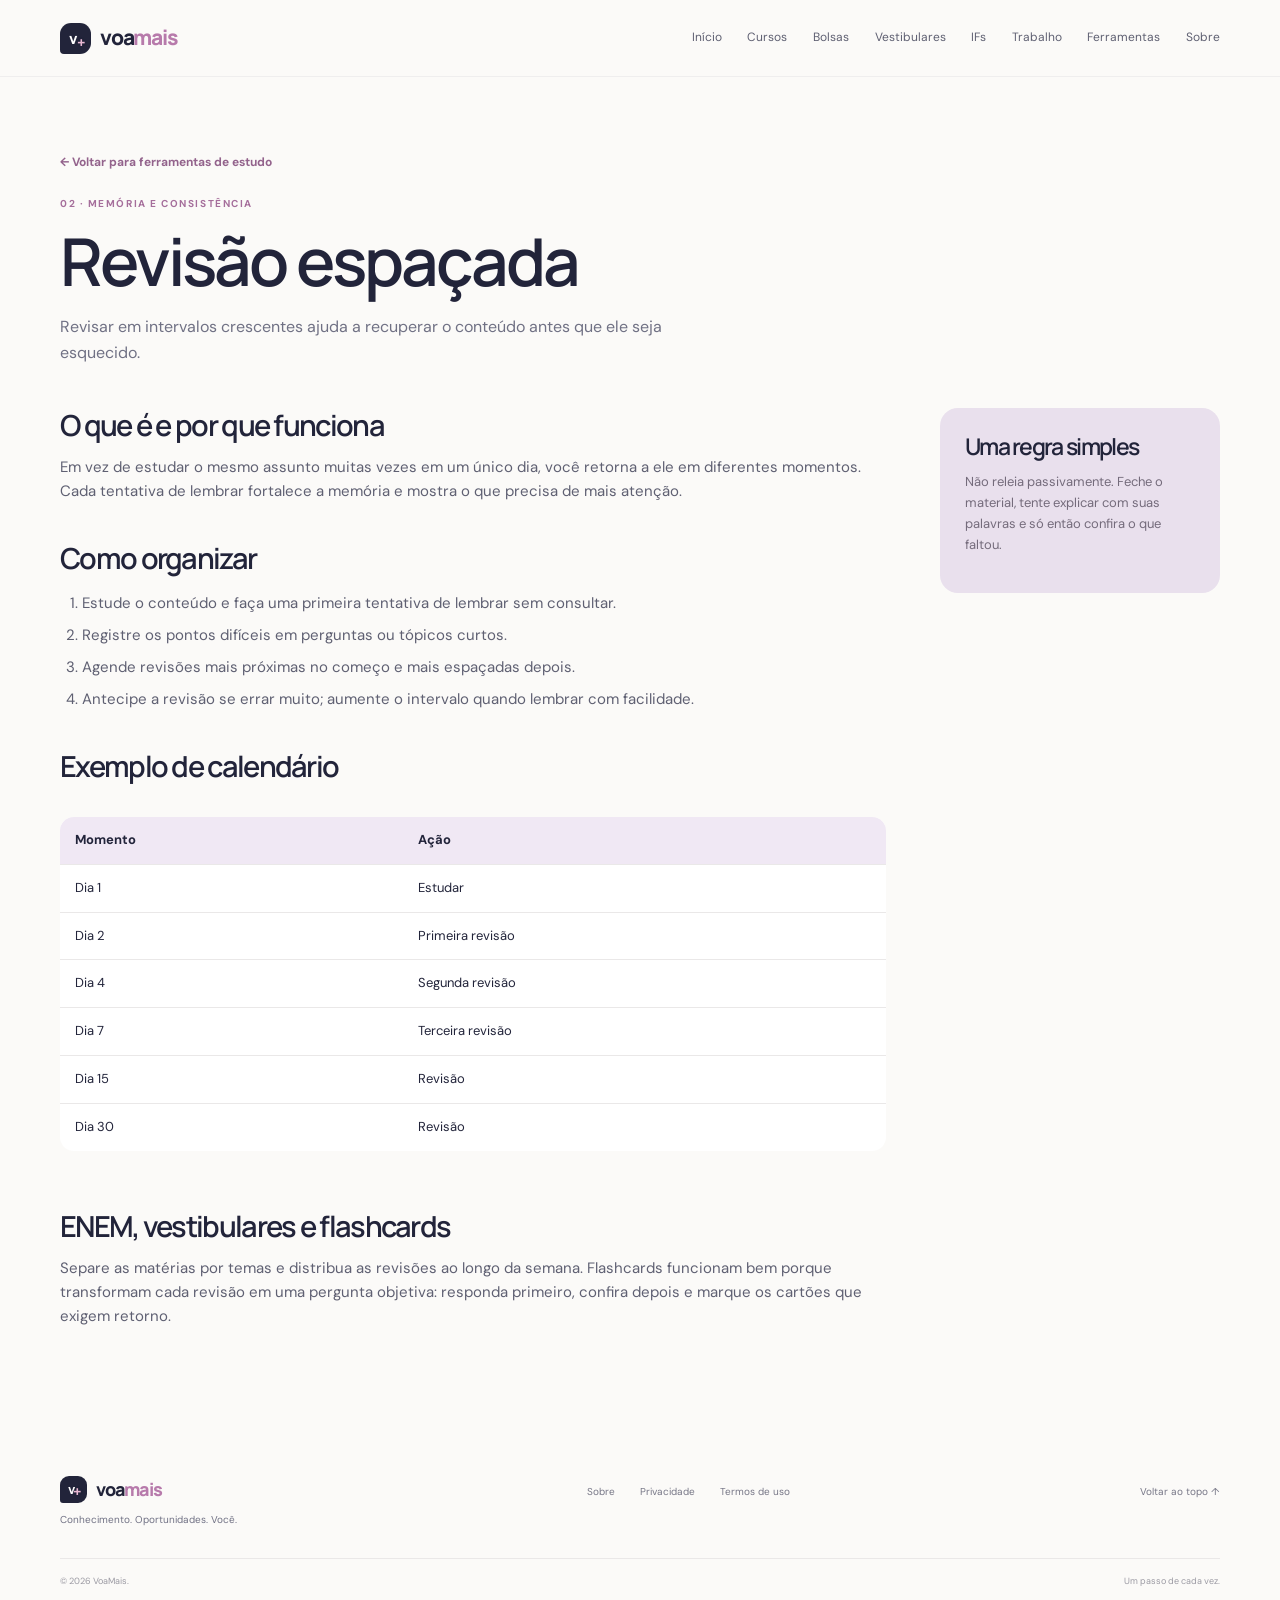
<file: revisao-espacada.html>
<!doctype html>
<html lang="pt-BR"><head><meta charset="utf-8"><meta name="viewport" content="width=device-width, initial-scale=1"><meta name="description" content="Aprenda a organizar revisões espaçadas."><title>Revisão espaçada | VoaMais</title><link rel="preconnect" href="https://fonts.googleapis.com"><link rel="preconnect" href="https://fonts.gstatic.com" crossorigin><link href="https://fonts.googleapis.com/css2?family=DM+Sans:wght@400;500;600;700&family=Manrope:wght@400;500;600;700;800&display=swap" rel="stylesheet"><link rel="stylesheet" href="css/style.css"><link rel="stylesheet" href="css/responsive.css"><link rel="stylesheet" href="css/study-pages.css"></head>
<body class="study-page"><svg class="svg-library" xmlns="http://www.w3.org/2000/svg"><symbol id="i-menu" viewBox="0 0 24 24"><path d="M4 7h16M4 12h16M4 17h16"/></symbol><symbol id="i-close" viewBox="0 0 24 24"><path d="m18 6-12 12M6 6l12 12"/></symbol></svg><header class="site-header"><div class="container header-inner"><a class="brand" href="index.html"><span class="brand-mark">v<span>+</span></span><span>voa<span>mais</span></span></a><button class="menu-toggle icon-button" type="button" aria-label="Abrir menu" aria-expanded="false" aria-controls="primary-nav"><svg class="icon"><use href="#i-menu"/></svg></button><nav class="primary-nav" id="primary-nav"><a href="index.html">Início</a><a href="https://www.ev.org.br/" target="_blank" rel="noopener noreferrer">Cursos</a><a href="https://www.gov.br/mec/" target="_blank" rel="noopener noreferrer">Bolsas</a><a href="https://www.gov.br/inep/pt-br/areas-de-atuacao/avaliacao-e-exames-educacionais/enem" target="_blank" rel="noopener noreferrer">Vestibulares</a><a href="https://www.gov.br/mec/pt-br/assuntos/ept/rede-federal" target="_blank" rel="noopener noreferrer">IFs</a><a href="https://portal.ciee.org.br/" target="_blank" rel="noopener noreferrer">Trabalho</a><a href="index.html#metodos">Ferramentas</a><a href="index.html#sobre">Sobre</a></nav></div></header>
<main><div class="container"><a class="study-back" href="index.html#metodos">← Voltar para ferramentas de estudo</a><div class="study-hero"><p class="eyebrow">02 · Memória e consistência</p><h1>Revisão espaçada</h1><p>Revisar em intervalos crescentes ajuda a recuperar o conteúdo antes que ele seja esquecido.</p></div><div class="study-content"><article class="study-article"><h2>O que é e por que funciona</h2><p>Em vez de estudar o mesmo assunto muitas vezes em um único dia, você retorna a ele em diferentes momentos. Cada tentativa de lembrar fortalece a memória e mostra o que precisa de mais atenção.</p><h2>Como organizar</h2><ol><li>Estude o conteúdo e faça uma primeira tentativa de lembrar sem consultar.</li><li>Registre os pontos difíceis em perguntas ou tópicos curtos.</li><li>Agende revisões mais próximas no começo e mais espaçadas depois.</li><li>Antecipe a revisão se errar muito; aumente o intervalo quando lembrar com facilidade.</li></ol><h2>Exemplo de calendário</h2><div class="weekly-plan"><table class="study-table"><thead><tr><th>Momento</th><th>Ação</th></tr></thead><tbody><tr><td>Dia 1</td><td>Estudar</td></tr><tr><td>Dia 2</td><td>Primeira revisão</td></tr><tr><td>Dia 4</td><td>Segunda revisão</td></tr><tr><td>Dia 7</td><td>Terceira revisão</td></tr><tr><td>Dia 15</td><td>Revisão</td></tr><tr><td>Dia 30</td><td>Revisão</td></tr></tbody></table></div><h2>ENEM, vestibulares e flashcards</h2><p>Separe as matérias por temas e distribua as revisões ao longo da semana. Flashcards funcionam bem porque transformam cada revisão em uma pergunta objetiva: responda primeiro, confira depois e marque os cartões que exigem retorno.</p></article><aside class="study-aside"><h2>Uma regra simples</h2><p>Não releia passivamente. Feche o material, tente explicar com suas palavras e só então confira o que faltou.</p></aside></div></div></main>
<footer class="site-footer"><div class="container footer-main"><div><a class="brand footer-brand" href="index.html"><span class="brand-mark">v<span>+</span></span><span>voa<span>mais</span></span></a><p>Conhecimento. Oportunidades. Você.</p></div><nav class="footer-links"><a href="index.html#sobre">Sobre</a><a href="pages/privacidade.html">Privacidade</a><a href="pages/termos.html">Termos de uso</a></nav><a class="back-top" href="#">Voltar ao topo ↑</a></div><div class="container footer-bottom"><span>© <span id="current-year"></span> VoaMais.</span><span>Um passo de cada vez.</span></div></footer><script type="module" src="js/study.js"></script></body></html>
</file>
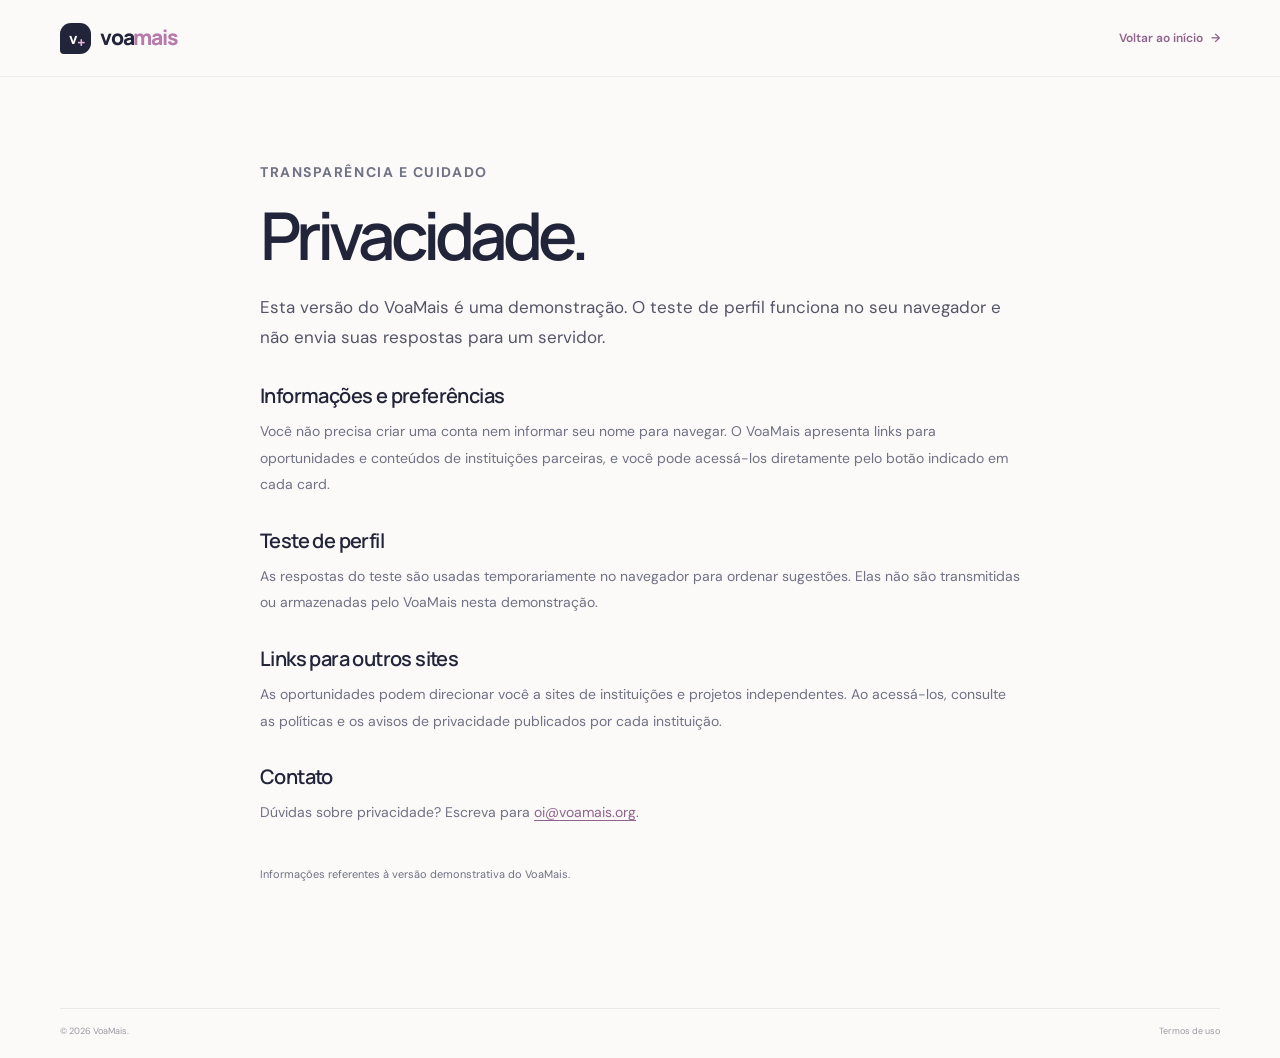
<file: pages/privacidade.html>
<!doctype html>
<html lang="pt-BR">
<head>
  <meta charset="utf-8">
  <meta name="viewport" content="width=device-width, initial-scale=1">
  <meta name="theme-color" content="#fbfaf8">
  <title>Privacidade — VoaMais</title>
  <link rel="preconnect" href="https://fonts.googleapis.com">
  <link rel="preconnect" href="https://fonts.gstatic.com" crossorigin>
  <link href="https://fonts.googleapis.com/css2?family=DM+Sans:wght@400;500;600;700&family=Manrope:wght@400;500;600;700;800&display=swap" rel="stylesheet">
  <link rel="stylesheet" href="../css/style.css">
  <link rel="stylesheet" href="../css/responsive.css">
</head>
<body class="info-page">
  <header class="site-header">
    <div class="container header-inner"><a class="brand" href="../index.html"><span class="brand-mark" aria-hidden="true">v<span>+</span></span><span>voa<span>mais</span></span></a><a class="text-link" href="../index.html">Voltar ao início <span aria-hidden="true">→</span></a></div>
  </header>
  <main class="container info-content">
    <p class="eyebrow">Transparência e cuidado</p>
    <h1>Privacidade.</h1>
    <p class="info-lead">Esta versão do VoaMais é uma demonstração. O teste de perfil funciona no seu navegador e não envia suas respostas para um servidor.</p>
    <h2>Informações e preferências</h2>
    <p>Você não precisa criar uma conta nem informar seu nome para navegar. O VoaMais apresenta links para oportunidades e conteúdos de instituições parceiras, e você pode acessá-los diretamente pelo botão indicado em cada card.</p>
    <h2>Teste de perfil</h2>
    <p>As respostas do teste são usadas temporariamente no navegador para ordenar sugestões. Elas não são transmitidas ou armazenadas pelo VoaMais nesta demonstração.</p>
    <h2>Links para outros sites</h2>
    <p>As oportunidades podem direcionar você a sites de instituições e projetos independentes. Ao acessá-los, consulte as políticas e os avisos de privacidade publicados por cada instituição.</p>
    <h2>Contato</h2>
    <p>Dúvidas sobre privacidade? Escreva para <a href="mailto:oi@voamais.org">oi@voamais.org</a>.</p>
    <p class="info-updated">Informações referentes à versão demonstrativa do VoaMais.</p>
  </main>
  <footer class="site-footer"><div class="container footer-bottom"><span>© <span id="current-year"></span> VoaMais.</span><a href="termos.html">Termos de uso</a></div></footer>
  <script>document.querySelector("#current-year").textContent = new Date().getFullYear();</script>
</body>
</html>
</file>
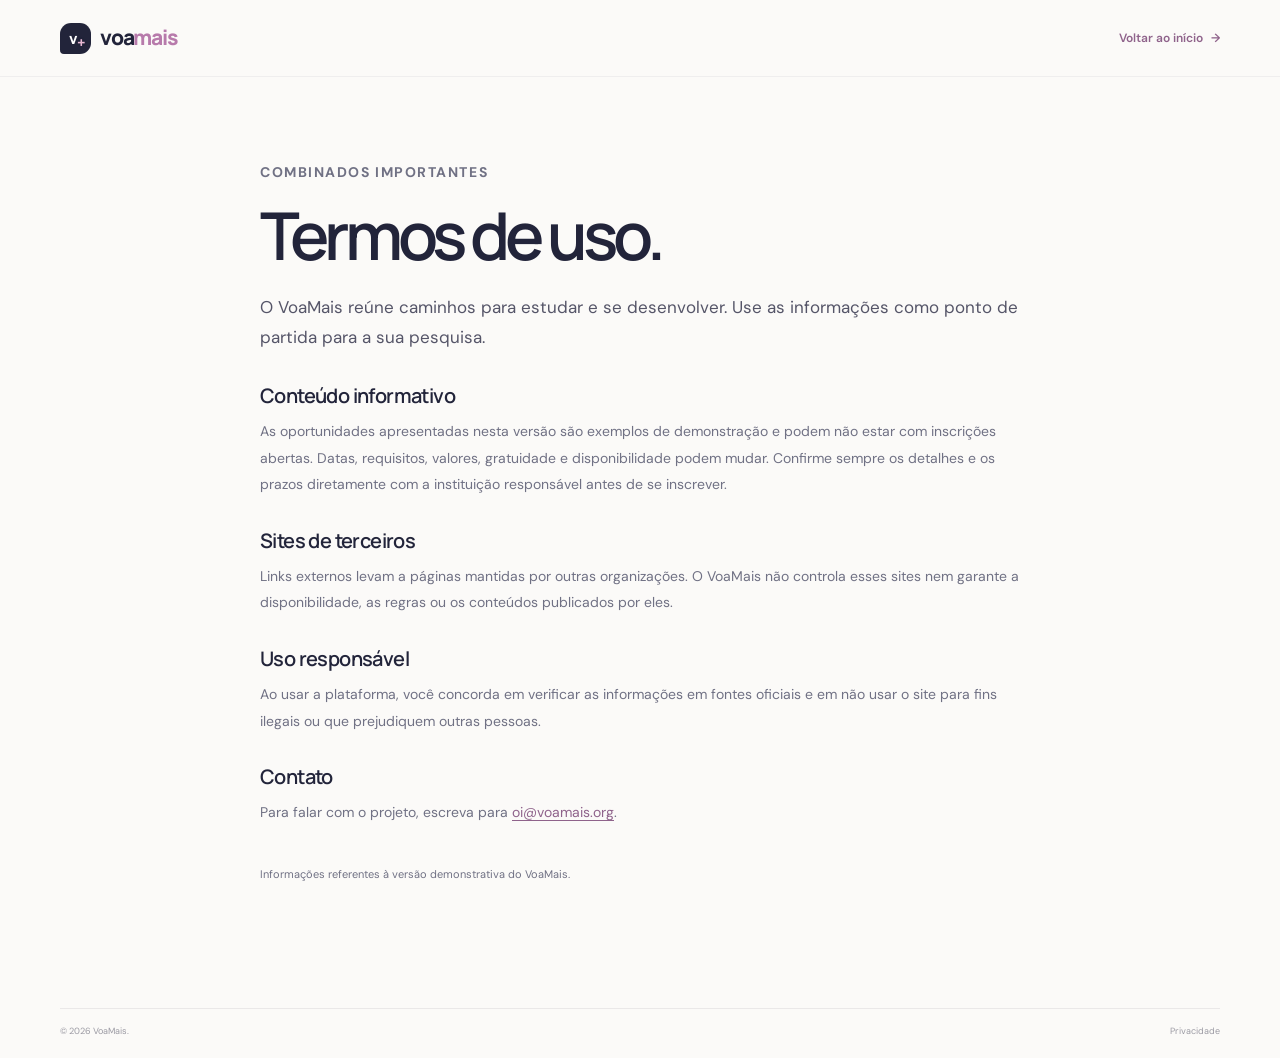
<file: pages/termos.html>
<!doctype html>
<html lang="pt-BR">
<head>
  <meta charset="utf-8">
  <meta name="viewport" content="width=device-width, initial-scale=1">
  <meta name="theme-color" content="#fbfaf8">
  <title>Termos de uso — VoaMais</title>
  <link rel="preconnect" href="https://fonts.googleapis.com">
  <link rel="preconnect" href="https://fonts.gstatic.com" crossorigin>
  <link href="https://fonts.googleapis.com/css2?family=DM+Sans:wght@400;500;600;700&family=Manrope:wght@400;500;600;700;800&display=swap" rel="stylesheet">
  <link rel="stylesheet" href="../css/style.css">
  <link rel="stylesheet" href="../css/responsive.css">
</head>
<body class="info-page">
  <header class="site-header">
    <div class="container header-inner"><a class="brand" href="../index.html"><span class="brand-mark" aria-hidden="true">v<span>+</span></span><span>voa<span>mais</span></span></a><a class="text-link" href="../index.html">Voltar ao início <span aria-hidden="true">→</span></a></div>
  </header>
  <main class="container info-content">
    <p class="eyebrow">Combinados importantes</p>
    <h1>Termos de uso.</h1>
    <p class="info-lead">O VoaMais reúne caminhos para estudar e se desenvolver. Use as informações como ponto de partida para a sua pesquisa.</p>
    <h2>Conteúdo informativo</h2>
    <p>As oportunidades apresentadas nesta versão são exemplos de demonstração e podem não estar com inscrições abertas. Datas, requisitos, valores, gratuidade e disponibilidade podem mudar. Confirme sempre os detalhes e os prazos diretamente com a instituição responsável antes de se inscrever.</p>
    <h2>Sites de terceiros</h2>
    <p>Links externos levam a páginas mantidas por outras organizações. O VoaMais não controla esses sites nem garante a disponibilidade, as regras ou os conteúdos publicados por eles.</p>
    <h2>Uso responsável</h2>
    <p>Ao usar a plataforma, você concorda em verificar as informações em fontes oficiais e em não usar o site para fins ilegais ou que prejudiquem outras pessoas.</p>
    <h2>Contato</h2>
    <p>Para falar com o projeto, escreva para <a href="mailto:oi@voamais.org">oi@voamais.org</a>.</p>
    <p class="info-updated">Informações referentes à versão demonstrativa do VoaMais.</p>
  </main>
  <footer class="site-footer"><div class="container footer-bottom"><span>© <span id="current-year"></span> VoaMais.</span><a href="privacidade.html">Privacidade</a></div></footer>
  <script>document.querySelector("#current-year").textContent = new Date().getFullYear();</script>
</body>
</html>
</file>
<file: css/style.css>
:root {
  color-scheme: light;
  --ink: #22243a;
  --muted: #707184;
  --paper: #fbfaf8;
  --white: #fff;
  --line: #eae8e8;
  --lilac: #e8dcf6;
  --pink: #d98db4;
  --green: #e1eee4;
  --blue: #e3edf4;
  --peach: #f4e8df;
  --serif: "Manrope", "DM Sans", sans-serif;
  --sans: "DM Sans", Arial, sans-serif;
  --radius: 20px;
}

* { box-sizing: border-box; }
html { scroll-behavior: smooth; scroll-padding-top: 88px; }
body { margin: 0; background: var(--paper); color: var(--ink); font-family: var(--sans); font-size: 15px; line-height: 1.6; -webkit-font-smoothing: antialiased; }
button, input, select { font: inherit; }
button, a { -webkit-tap-highlight-color: transparent; }
a { color: inherit; text-decoration: none; }
button { color: inherit; }
svg { display: block; }
.icon { width: 19px; height: 19px; fill: none; stroke: currentColor; stroke-width: 1.7; stroke-linecap: round; stroke-linejoin: round; }
.svg-library, .visually-hidden { position: absolute; width: 1px; height: 1px; overflow: hidden; clip: rect(0, 0, 0, 0); white-space: nowrap; clip-path: inset(50%); }
.container { width: min(1160px, calc(100% - 64px)); margin-inline: auto; }
.section { padding: 94px 0; }
.site-header { position: sticky; top: 0; z-index: 10; background: rgb(251 250 248 / 92%); backdrop-filter: blur(14px); border-bottom: 1px solid rgb(34 36 58 / 5%); }
.header-inner { min-height: 76px; display: flex; align-items: center; justify-content: space-between; gap: 30px; }
.brand { display: inline-flex; align-items: center; gap: 9px; font-family: var(--serif); font-weight: 800; font-size: 21px; letter-spacing: -1.2px; white-space: nowrap; }
.brand > span:last-child > span { color: #b77aab; }
.brand-mark { position: relative; width: 31px; height: 31px; display: flex; align-items: center; justify-content: center; padding-right: 5px; background: var(--ink); color: white; border-radius: 11px 11px 11px 4px; font-size: 15px; letter-spacing: -1px; line-height: 1; }
.brand-mark span { position: absolute; right: 5px; bottom: 4px; color: #e8b8d3; font-size: 15px; font-weight: 800; line-height: 1; letter-spacing: 0; text-shadow: 0 0 2px var(--ink), 0 0 2px var(--ink); }
.primary-nav { display: flex; align-items: center; gap: clamp(14px, 2vw, 27px); }
.primary-nav a { font-size: 12px; color: #5f6072; transition: color .2s ease; }
.primary-nav a:hover, .primary-nav a:focus-visible { color: #aa6b9e; }
.header-actions { display: flex; align-items: center; gap: 6px; }
.icon-button { display: inline-grid; place-items: center; width: 40px; height: 40px; border: 0; background: transparent; border-radius: 50%; cursor: pointer; transition: background .2s ease, color .2s ease; }
.icon-button:hover { background: #f0eaf2; color: #a56294; }
.sound-control { width: 34px; height: 34px; font-size: 15px; }
.menu-toggle { display: none; }
.hero { padding: 75px 0 25px; overflow: hidden; }
.hero-inner { display: grid; grid-template-columns: 1.04fr .96fr; align-items: center; min-height: 440px; }
.hero-copy { position: relative; z-index: 1; padding: 18px 0 28px; }
.eyebrow { margin: 0 0 15px; color: #a56e9b; text-transform: uppercase; font-size: 10px; font-weight: 700; letter-spacing: 1.55px; }
.eyebrow-dot { display: inline-block; width: 7px; height: 7px; margin-right: 8px; background: #d48ab4; border-radius: 50%; vertical-align: 1px; }
h1, h2, h3, p { margin-top: 0; }
h1, h2, h3 { font-family: var(--serif); }
h1 { margin-bottom: 20px; font-size: clamp(50px, 6.1vw, 77px); line-height: 1.05; font-weight: 600; letter-spacing: -5px; }
.highlight-word { color: #c57da8; position: relative; }
.hero-description { max-width: 510px; margin-bottom: 27px; color: var(--muted); font-size: 15px; line-height: 1.8; }
.search-form { position: relative; width: min(550px, 100%); min-height: 61px; display: flex; align-items: center; gap: 12px; padding: 7px 8px 7px 19px; background: white; border: 1px solid #eeebeb; border-radius: 14px; box-shadow: 0 7px 24px rgb(45 37 52 / 5%); }
.search-icon { flex: 0 0 auto; color: #a2a1ae; }
.search-form input { flex: 1; min-width: 0; padding: 9px 0; border: 0; outline: 0; background: transparent; color: var(--ink); }
.search-form input::placeholder { color: #9a9aa6; }
.button { min-height: 44px; display: inline-flex; align-items: center; justify-content: center; gap: 12px; padding: 0 19px; border: 0; border-radius: 10px; font-weight: 600; font-size: 13px; cursor: pointer; transition: transform .2s ease, background .2s ease; }
.button:hover { transform: translateY(-2px); }
.button-primary { color: white; background: var(--ink); }
.button-primary:hover { background: #3b3a57; }
.button .icon { width: 16px; height: 16px; }
.search-hint { margin: 10px 0 0 3px; color: #9a9aa4; font-size: 11px; }
.quick-filters { display: flex; flex-wrap: wrap; align-items: center; gap: 8px; margin-top: 17px; color: #8b8b98; font-size: 11px; }
.quick-filters button { padding: 5px 11px; border: 1px solid #ebe8eb; border-radius: 99px; background: transparent; color: #656577; font-size: 11px; cursor: pointer; transition: all .2s ease; }
.quick-filters button:hover { border-color: #d7b8d4; background: #f5edf5; color: #9d6294; }
.search-results { position: absolute; z-index: 5; top: calc(100% + 8px); left: 0; right: 0; max-height: 330px; overflow-y: auto; padding: 7px; background: white; border: 1px solid var(--line); border-radius: 14px; box-shadow: 0 14px 32px rgb(34 36 58 / 12%); }
.search-result { width: 100%; display: flex; align-items: center; justify-content: space-between; gap: 16px; padding: 12px; border: 0; border-radius: 9px; text-align: left; background: transparent; cursor: pointer; }
.search-result:hover, .search-result:focus-visible { background: #f8f4f8; }
.search-result strong { display: block; font-size: 13px; }
.search-result small { color: var(--muted); font-size: 11px; }
.search-empty { padding: 14px; color: var(--muted); font-size: 13px; }
.search-results-section { padding: 40px 0 25px; background: #f5f2ef; }
.search-results-heading { display: flex; align-items: end; justify-content: space-between; gap: 20px; margin-bottom: 22px; }
.search-results-heading h2 { font-size: 29px; }
.search-results-heading h2 span { color: #a76599; }
.clear-search { padding: 7px 11px; border: 1px solid #e6dfe5; border-radius: 99px; color: #806487; background: transparent; font-size: 10px; cursor: pointer; white-space: nowrap; }
.clear-search:hover { background: white; }
.site-search-results { display: grid; grid-template-columns: repeat(2, 1fr); gap: 11px; }
.site-search-result { display: flex; flex-direction: column; justify-content: space-between; min-height: 145px; padding: 18px; border: 1px solid #e9e4e6; border-radius: 14px; background: white; }
.search-result-category { display: inline-block; margin-bottom: 8px; color: #a56e9b; font-size: 9px; font-weight: 700; letter-spacing: .5px; text-transform: uppercase; }
.site-search-result h3 { margin: 0 0 5px; font-size: 16px; }
.site-search-result p { margin: 0 0 12px; color: var(--muted); font-size: 11px; line-height: 1.65; }
.site-search-result .text-link { width: fit-content; font-size: 10px; }
.search-empty-state { padding: 27px 20px; border: 1px dashed #dccfdc; border-radius: 14px; background: rgb(255 255 255 / 62%); }
.search-empty-state h3 { margin: 0 0 6px; font-size: 16px; }
.search-empty-state p { margin: 0; color: var(--muted); font-size: 12px; }
.hero-art { height: 410px; position: relative; display: grid; place-items: center; }
.art-orbit { position: absolute; z-index: 0; border: 1px solid #eadfe9; border-radius: 50%; pointer-events: none; transform: rotate(-30deg); }
.orbit-one { width: 450px; height: 310px; }
.orbit-two { width: 350px; height: 425px; border-color: #e7e9e4; transform: rotate(38deg); }
.art-card-main { position: relative; z-index: 3; width: 263px; height: 276px; padding: 35px 32px; background: #e9dff0; border-radius: 45% 45% 23px 23px; transform: rotate(4deg); transition: transform .3s ease, box-shadow .3s ease; }
.art-card-main:hover, .art-card-main:focus-within { transform: rotate(4deg) translateY(-3px) scale(1.02); box-shadow: 0 14px 28px rgb(45 37 52 / 10%); }
.art-spark { position: absolute; right: 27px; top: 23px; color: #bb7da8; font-size: 25px; }
.art-label { display: block; margin-top: 52px; color: #7b6980; text-transform: uppercase; font-size: 9px; letter-spacing: 1.4px; }
.art-card-main strong { display: block; margin-top: 7px; font-family: var(--serif); font-size: 36px; line-height: 1.12; letter-spacing: -2px; font-weight: 600; }
.art-card-main strong span { color: #c57da8; }
.art-arrow { width: 39px; height: 39px; position: absolute; bottom: 23px; right: 23px; display: grid; place-items: center; border-radius: 50%; color: white; background: var(--ink); animation: art-arrow-float 3.6s ease-in-out infinite alternate; }
.art-card-main:hover .art-arrow, .art-card-main:focus-within .art-arrow { animation-play-state: paused; transform: translateX(6px); transition: transform .3s ease; }
@keyframes art-arrow-float {
  from { transform: translateX(0); }
  to { transform: translateX(4px); }
}
.art-note { position: absolute; z-index: 4; display: flex; align-items: center; gap: 10px; padding: 12px 15px; background: white; border-radius: 13px; box-shadow: 0 9px 28px rgb(45 37 52 / 9%); color: #7d7d8c; font-size: 10px; line-height: 1.45; }
.art-note strong { color: var(--ink); font-size: 11px; }
.note-top { top: 54px; right: -38px; transform: rotate(3deg); }
.note-bottom { bottom: 43px; left: -35px; transform: rotate(-3deg); }
.note-icon { width: 34px; height: 34px; display: grid; place-items: center; border-radius: 11px; color: #9b6c9d; background: #f0e6f2; }
.note-icon-green { color: #668b75; background: #e7f0e7; }
.art-star { position: absolute; color: #c78bb1; }
.star-one { top: 38px; left: 64px; font-size: 21px; }
.star-two { right: 30px; bottom: 77px; color: #9eb39e; font-size: 17px; }
.hero-footnote { display: flex; align-items: center; gap: 13px; margin-top: 3px; color: #96949d; font-size: 11px; }
.footnote-line { width: 34px; height: 1px; background: #d8c1d3; }
.section-categories { padding-top: 80px; }
.section-heading { display: flex; align-items: end; justify-content: space-between; gap: 32px; margin-bottom: 32px; }
.section-heading .eyebrow { margin-bottom: 10px; }
h2 { margin-bottom: 0; font-size: clamp(30px, 3.4vw, 41px); line-height: 1.2; letter-spacing: -1.7px; font-weight: 600; }
.section-heading > p { max-width: 300px; margin: 0 0 5px; color: var(--muted); font-size: 13px; line-height: 1.75; }
.category-grid { display: grid; grid-template-columns: repeat(4, 1fr); gap: 14px; }
.category-card { position: relative; min-height: 186px; padding: 21px; overflow: hidden; border-radius: 17px; transition: transform .25s ease, box-shadow .25s ease; }
.category-card:hover { transform: translateY(-4px); box-shadow: 0 12px 25px rgb(34 36 58 / 7%); }
.category-lilac { background: #f0e8f4; }.category-peach { background: #f4ebe5; }.category-blue { background: #eaf0f4; }.category-green { background: #eaf0e8; }
.category-icon { width: 38px; height: 38px; display: grid; place-items: center; margin-bottom: 17px; border-radius: 12px; color: #806b91; background: rgb(255 255 255 / 64%); }
.category-peach .category-icon { color: #ac806a; }.category-blue .category-icon { color: #6a8396; }.category-green .category-icon { color: #688675; }
.category-card h3 { margin-bottom: 5px; font-size: 15px; letter-spacing: -.3px; }
.category-card p { max-width: 200px; margin-bottom: 0; color: #747483; font-size: 11px; line-height: 1.6; }
.card-arrow { position: absolute; top: 20px; right: 18px; color: #96919f; }
.card-arrow .icon { width: 16px; height: 16px; }
.section-featured { background: #f5f2ef; }
.text-link { display: inline-flex; align-items: center; gap: 8px; padding: 0; border: 0; background: none; color: #8f638b; font: 600 12px var(--sans); cursor: pointer; }
.text-link .icon { width: 16px; height: 16px; }
.text-link:hover { color: #624b72; }
.featured-grid { display: grid; grid-template-columns: repeat(3, 1fr); gap: 14px; }
.feature-card { min-height: 220px; position: relative; display: flex; flex-direction: column; align-items: flex-start; padding: 23px; overflow: hidden; border-radius: 17px; background: white; }
.feature-card h3 { max-width: 230px; margin: 19px 0 7px; font-size: 20px; line-height: 1.2; letter-spacing: -.6px; }
.feature-card p { max-width: 245px; margin-bottom: 15px; color: var(--muted); font-size: 11px; line-height: 1.7; }
.feature-card .text-link { margin-top: auto; font-size: 11px; }
.feature-tag { position: relative; z-index: 1; padding: 5px 9px; border-radius: 99px; color: #836d87; background: #f4eef4; font-size: 9px; font-weight: 600; }
.feature-wide { grid-column: span 2; min-height: 238px; }
.feature-exam { flex-direction: row; justify-content: space-between; background: #e9e1ee; }
.feature-exam h3 { max-width: none; margin-top: 19px; font-size: 27px; }
.feature-exam p { max-width: 345px; }
.feature-illustration { width: 220px; position: relative; display: grid; place-items: center; }
.exam-circle { width: 142px; height: 142px; display: grid; place-items: center; border: 1px solid rgb(130 105 139 / 38%); border-radius: 50%; color: #836b8d; font-family: var(--serif); font-size: 27px; font-weight: 700; transform: rotate(-14deg); }
.exam-pencil { position: absolute; top: 5px; right: 12px; color: #c180aa; font-size: 34px; }
.feature-prouni { background: #e7eee6; }.feature-courses { background: #f5e9df; }.feature-ifs { background: #e8edf2; }.feature-scholarships { background: #eee8f3; }.feature-jobs { background: #e5ecea; }
.feature-deco { position: absolute; top: 17px; right: 23px; color: rgb(126 151 127 / 35%); font-size: 43px; }
.feature-courses .feature-deco { color: rgb(183 128 97 / 35%); }
.section-proa { padding-top: 70px; padding-bottom: 20px; }
.proa-highlight { position: relative; display: grid; grid-template-columns: 105px 1fr; gap: 27px; align-items: start; padding: 37px 43px; overflow: hidden; border: 1px solid #e8dfeb; border-radius: 20px; background: #f0e8f3; }
.proa-mark { width: 90px; height: 90px; display: grid; place-items: center; align-self: center; border: 1px solid #b69abd; border-radius: 22px 22px 22px 6px; color: #806487; background: #fffafc; font-family: var(--serif); font-size: 24px; font-weight: 800; letter-spacing: -1.5px; transform: rotate(-4deg); }
.proa-mark span { color: #c57da8; }
.proa-copy { position: relative; z-index: 1; }
.proa-copy .eyebrow { margin-bottom: 8px; }
.proa-copy h2 { margin-bottom: 8px; font-size: 31px; }
.proa-copy h2 a { text-decoration: underline; text-decoration-color: #c99bbd; text-underline-offset: 5px; }
.proa-copy > p:not(.eyebrow) { max-width: 620px; margin-bottom: 17px; color: #746a79; font-size: 13px; line-height: 1.75; }
.proa-copy .button { margin-bottom: 10px; }
.proa-copy small { display: block; max-width: 650px; color: #786d7c; font-size: 10px; line-height: 1.6; }
.proa-copy small strong { color: #66536b; }
.proa-deco { position: absolute; right: 38px; bottom: 18px; color: rgb(166 121 166 / 28%); font-size: 86px; transform: rotate(-10deg); }
.section-needs { padding-block: 99px; }
.needs-layout { display: grid; grid-template-columns: .78fr 1.22fr; gap: 85px; }
.needs-intro { position: relative; }
.needs-intro h2 { font-size: 42px; }
.needs-intro > p:last-of-type { max-width: 285px; margin: 15px 0 0; color: var(--muted); font-size: 13px; line-height: 1.8; }
.needs-doodle { position: absolute; right: 15px; bottom: -12px; color: #c58db4; font-size: 50px; transform: rotate(15deg); }
.needs-grid { border-top: 1px solid var(--line); }
.need-link { width: 100%; min-height: 57px; display: grid; grid-template-columns: 45px 1fr 20px; align-items: center; gap: 12px; border: 0; border-bottom: 1px solid var(--line); background: transparent; text-align: left; cursor: pointer; transition: color .2s ease, padding .2s ease; }
.need-link:hover { padding-inline: 8px; color: #a76599; }
.need-number { color: #aaa8b1; font-family: var(--serif); font-size: 10px; }
.need-link > span:nth-child(2) { font-size: 13px; font-weight: 500; }
.need-link > .icon { width: 16px; height: 16px; color: #9995a2; }
.section-methods { background: #f0ecea; }
.methods-layout { display: grid; grid-template-columns: .85fr 1.15fr; gap: 90px; }
.methods-heading { display: block; margin: 0; }
.methods-heading h2 { font-size: 39px; }
.methods-heading > p { max-width: 300px; margin-top: 18px; }
.method-list { border-top: 1px solid #ddd8d7; }
.method-item { min-height: 67px; display: grid; grid-template-columns: 45px 1fr 20px; align-items: center; gap: 12px; border-bottom: 1px solid #ddd8d7; cursor: pointer; transition: padding .2s ease, color .2s ease, background .2s ease; }
.method-item:hover, .method-item:focus-visible { padding-inline: 7px; color: #a76599; background: rgb(255 255 255 / 28%); }
.method-item:focus-visible { outline: 2px solid #b88ba7; outline-offset: 3px; }
.method-number { color: #b88ba7; font-family: var(--serif); font-size: 11px; }
.method-item strong { display: block; font-size: 13px; font-weight: 600; }
.method-item small { display: block; color: var(--muted); font-size: 10px; }
.method-item > .icon { width: 16px; height: 16px; color: #8f8b97; }
.method-item:hover > .icon, .method-item:focus-visible > .icon { color: #a76599; transform: translateX(3px); }
.recommendation-grid { display: grid; grid-template-columns: repeat(3, 1fr); gap: 11px; }
.recommendation-card { min-height: 90px; display: flex; align-items: center; gap: 12px; padding: 14px; border: 1px solid #efeced; border-radius: 14px; background: white; transition: transform .2s ease, border .2s ease; }
.recommendation-card:hover { transform: translateY(-3px); border-color: #ddc9dc; }
.recommendation-icon { width: 39px; height: 39px; flex: 0 0 auto; display: grid; place-items: center; border-radius: 12px; color: #806c92; background: #f0e8f4; }
.recommendation-icon.green { color: #688675; background: #eaf0e8; }.recommendation-icon.peach { color: #a47a67; background: #f4ebe5; }.recommendation-icon.blue { color: #6a8396; background: #eaf0f4; }
.recommendation-card strong { display: block; font-size: 11px; line-height: 1.4; }
.recommendation-card small { display: block; margin-top: 3px; color: var(--muted); font-size: 9px; line-height: 1.4; }
.rec-arrow { width: 14px; height: 14px; flex: 0 0 auto; margin-left: auto; color: #aaa5ad; }
.section-profile { padding-top: 20px; }
.profile-banner { min-height: 320px; display: grid; grid-template-columns: 1fr .8fr; position: relative; overflow: hidden; border-radius: 23px; background: #e9e0ed; }
.profile-copy { position: relative; z-index: 1; padding: 44px 55px; }
.profile-copy h2 { margin-bottom: 12px; font-size: 39px; }
.profile-copy > p:not(.eyebrow) { max-width: 400px; margin-bottom: 23px; color: #777080; font-size: 13px; }
.button-dark { color: white; background: var(--ink); }
.profile-visual { position: relative; min-height: 320px; overflow: hidden; }
.profile-sun { position: absolute; top: 38px; left: 35%; width: 190px; height: 190px; border-radius: 50%; background: #f5e5da; }
.profile-path { width: 330px; height: 220px; position: absolute; bottom: -92px; left: 12%; border: 1px solid #b99fbd; border-radius: 50%; transform: rotate(-28deg); box-shadow: 0 0 0 22px #e1d6e7, 0 0 0 23px #b99fbd, 0 0 0 46px #e9e0ed, 0 0 0 47px #b99fbd; }
.profile-star { position: absolute; top: 45px; right: 68px; color: #b67caa; font-size: 35px; }
.profile-plant { position: absolute; right: 23%; bottom: 40px; color: #7e9b83; font-size: 70px; transform: rotate(-30deg); }
.profile-sticker { position: absolute; top: 117px; right: 27%; padding: 13px; border-radius: 50%; color: #796582; background: #fffaf2; font-family: var(--serif); font-size: 11px; line-height: 1.3; text-align: center; transform: rotate(9deg); }
.section-opportunities { padding-top: 76px; }
.opportunities-heading { margin-bottom: 25px; }
.opportunity-tools { display: flex; align-items: center; gap: 18px; }
.opportunity-tools select { padding: 9px 30px 9px 12px; border: 1px solid var(--line); border-radius: 9px; outline: 0; color: #676777; background: white; font-size: 11px; }
.opportunity-list { border-top: 1px solid var(--line); }
.opportunity-row { min-height: 88px; display: grid; grid-template-columns: 110px minmax(180px, 1fr) minmax(130px, .72fr) minmax(100px, .58fr) 82px 40px; align-items: center; gap: 17px; border-bottom: 1px solid var(--line); }
.opportunity-type { width: fit-content; padding: 6px 9px; border-radius: 8px; color: #826d8b; background: #f0eaf3; font-size: 9px; font-weight: 700; }
.type-bolsas { color: #6e876f; background: #eaf0e8; }.type-trabalho { color: #94765e; background: #f4ebe3; }.type-enem { color: #687f94; background: #eaf0f4; }.type-ifs { color: #74816a; background: #edf0e7; }
.opportunity-title { margin: 0; font-family: var(--serif); font-size: 14px; letter-spacing: -.3px; }
.opportunity-institution, .opportunity-location, .opportunity-deadline { color: var(--muted); font-size: 10px; }
.opportunity-deadline strong { display: block; color: var(--ink); font-size: 10px; font-weight: 600; }
.opportunity-actions { display: flex; align-items: center; gap: 5px; }
.opportunity-open { padding: 7px 0; border: 0; background: none; color: #8f638b; font-size: 10px; font-weight: 600; cursor: pointer; }
.no-opportunities { padding: 30px 0; color: var(--muted); }
.section-social { padding-top: 25px; }
.social-banner { display: flex; justify-content: space-between; align-items: center; gap: 40px; padding: 37px 43px; border-radius: 18px; background: #e8eee8; }
.social-banner h2 { font-size: 29px; }
.social-banner p:not(.eyebrow) { max-width: 490px; margin: 10px 0 0; color: #737b74; font-size: 11px; line-height: 1.8; }
.social-links { min-width: 260px; display: grid; grid-template-columns: 1fr 1fr; gap: 8px 20px; }
.social-links a { display: flex; justify-content: space-between; gap: 17px; padding: 8px 0; border-bottom: 1px solid #d2dcd1; color: #596f61; font-size: 11px; font-weight: 600; }
.social-links a span { color: #93a798; }
.site-footer { padding: 42px 0 20px; }
.footer-main { display: flex; align-items: start; justify-content: space-between; gap: 30px; padding-bottom: 30px; }
.footer-brand { font-size: 18px; }
.footer-brand .brand-mark { width: 27px; height: 27px; border-radius: 9px 9px 9px 3px; font-size: 13px; }
.footer-main > div > p { margin: 8px 0 0; color: var(--muted); font-size: 10px; }
.footer-links { display: flex; flex-wrap: wrap; gap: 25px; padding-top: 9px; }
.footer-links a, .back-top { color: #767686; font-size: 10px; }
.footer-links a:hover { color: #a76599; }
.back-top { padding-top: 9px; }.back-top span { margin-left: 7px; }
.footer-bottom { display: flex; justify-content: space-between; gap: 20px; padding-top: 15px; border-top: 1px solid var(--line); color: #9b9aa3; font-size: 9px; }
.modal { width: min(560px, calc(100% - 30px)); max-height: min(88vh, 800px); padding: 0; overflow-y: auto; border: 0; border-radius: 20px; color: var(--ink); background: var(--paper); box-shadow: 0 20px 70px rgb(24 23 39 / 25%); }
.modal::backdrop { background: rgb(29 28 43 / 48%); backdrop-filter: blur(3px); }
.modal > form:first-child { position: sticky; top: 0; z-index: 1; height: 0; }
.modal-close { position: absolute; top: 12px; right: 12px; background: white; }
.modal-content { padding: 35px; }
.modal-content h2 { padding-right: 25px; font-size: 28px; }
.modal-intro { margin: 10px 0 21px; color: var(--muted); font-size: 13px; }
.profile-progress { margin: 20px 0 24px; }
.profile-progress-label { display: block; margin-bottom: 7px; color: #8f638b; font-size: 10px; font-weight: 700; }
.profile-progress-track { height: 5px; overflow: hidden; border-radius: 99px; background: #e7dce9; }
.profile-progress-track span { display: block; width: 20%; height: 100%; border-radius: inherit; background: #b77aab; transition: width .25s ease; }
.profile-form { display: block; }
.profile-step { display: none; min-width: 0; padding: 0; border: 0; }
.profile-step.is-active { display: block; }
.profile-step legend { margin-bottom: 5px; color: var(--ink); font-family: var(--serif); font-size: 19px; font-weight: 700; }
.step-help { margin: 0 0 16px; color: var(--muted); font-size: 11px; }
.profile-options { display: grid; grid-template-columns: 1fr 1fr; gap: 8px; margin-bottom: 17px; }
.profile-options-vertical { grid-template-columns: 1fr; }
.profile-option { position: relative; display: flex; align-items: center; gap: 9px; min-height: 39px; padding: 9px 10px; border: 1px solid #e8e4e5; border-radius: 9px; color: #5d5d6d; background: white; font-size: 11px; cursor: pointer; transition: border .2s ease, background .2s ease, color .2s ease; }
.profile-option:hover { border-color: #c9a7c4; background: #fcf8fc; }
.profile-option:has(input:checked) { border-color: #b98db2; color: #795b76; background: #f4edf5; }
.profile-option input { flex: 0 0 auto; accent-color: #a56e9b; }
.profile-field { display: grid; gap: 6px; margin-top: 13px; color: #5d5d6d; font-size: 11px; font-weight: 600; }
.profile-form select { width: 100%; min-height: 42px; padding: 9px 10px; border: 1px solid #e8e4e5; border-radius: 9px; outline-color: #bc8caf; color: var(--ink); background: white; font-size: 12px; }
.profile-option input[type="radio"], .profile-option input[type="checkbox"] { width: auto; min-height: 0; padding: 0; }
.profile-navigation { display: flex; justify-content: space-between; gap: 9px; margin-top: 22px; }
.profile-navigation .button { min-height: 38px; padding: 0 14px; border-radius: 9px; font-size: 11px; white-space: nowrap; }
.profile-navigation #profile-next, .profile-navigation #profile-submit { margin-left: auto; }
.profile-results { margin-top: 22px; padding: 20px; border-radius: 13px; background: #f0eaf3; }
.profile-results h3 { margin: 0 0 10px; font-size: 16px; }
.profile-results ul { margin: 0; padding-left: 18px; color: #666477; font-size: 12px; }
.profile-results li + li { margin-top: 5px; }
.plan-header h2 { margin-bottom: 10px; font-size: 28px; }
.plan-header > p:last-child { color: var(--muted); font-size: 12px; line-height: 1.7; }
.plan-profile { margin-top: 21px; padding: 15px; border-radius: 12px; background: rgb(255 255 255 / 62%); }
.plan-profile h3, .plan-path-title { margin: 0 0 12px; font-family: var(--serif); font-size: 15px; }
.plan-profile-grid { display: grid; grid-template-columns: 1fr 1fr; gap: 12px; }
.plan-profile-grid span { display: grid; gap: 2px; min-width: 0; }
.plan-profile-grid small { color: #8e8291; font-size: 9px; }
.plan-profile-grid strong { color: #5b5060; font-size: 11px; line-height: 1.35; }
.plan-path-title { margin-top: 23px; }
.plan-stages { display: grid; gap: 9px; }
.plan-stage { display: grid; grid-template-columns: 32px 1fr; gap: 9px; padding: 13px; border: 1px solid #e6dce8; border-radius: 11px; background: rgb(255 255 255 / 65%); }
.plan-stage-number { color: #b77aab; font-family: var(--serif); font-size: 12px; font-weight: 700; }
.plan-stage h4 { margin: 0 0 4px; font-family: var(--serif); font-size: 13px; }
.plan-stage p { margin: 0 0 8px; color: #706876; font-size: 11px; line-height: 1.65; }
.profile-plan-link { display: inline-flex; align-items: center; gap: 6px; color: #8f638b; font-size: 10px; font-weight: 700; }
.profile-plan-link:hover { color: var(--ink); }
.profile-plan-note { display: block; margin-top: 9px; padding: 8px 10px; border-left: 3px solid #d5a5ca; border-radius: 0 7px 7px 0; background: #faf4f9; color: #806487; font-size: 10px; font-weight: 700; line-height: 1.45; }
.plan-footer { display: flex; align-items: center; justify-content: space-between; gap: 15px; margin-top: 20px; padding-top: 18px; border-top: 1px solid #ded2e0; }
.plan-footer p { margin: 0; color: #756d79; font-size: 10px; line-height: 1.6; }
.plan-footer .button { flex: 0 0 auto; min-height: 38px; padding-inline: 13px; font-size: 10px; white-space: nowrap; }
.plan-message { margin-top: 22px; padding: 16px 0 2px; border-top: 1px solid #ded2e0; }
.plan-message .eyebrow { margin-bottom: 6px; font-size: 9px; }
.plan-message p:last-child { max-width: 430px; margin: 0; color: #665c6b; font-family: var(--serif); font-size: 13px; line-height: 1.6; }
.detail-meta { display: flex; flex-wrap: wrap; gap: 8px; margin: 16px 0; }
.detail-meta span { padding: 6px 9px; border-radius: 8px; background: #f0eaf3; color: #75627e; font-size: 10px; }
.detail-description { color: var(--muted); font-size: 13px; line-height: 1.8; }
.detail-action { margin-top: 12px; }
.toast { position: fixed; z-index: 20; right: 24px; bottom: 24px; max-width: calc(100% - 48px); padding: 12px 17px; border-radius: 11px; color: white; background: var(--ink); box-shadow: 0 8px 28px rgb(34 36 58 / 18%); font-size: 12px; opacity: 0; transform: translateY(10px); pointer-events: none; transition: opacity .2s ease, transform .2s ease; }
.toast.is-visible { opacity: 1; transform: translateY(0); }
.info-content { min-height: calc(100vh - 210px); max-width: 760px; padding-top: 82px; padding-bottom: 70px; }
.info-content h1 { margin-bottom: 22px; font-size: clamp(44px, 7vw, 66px); }
.info-content h2 { margin: 31px 0 10px; font-size: 20px; letter-spacing: -.6px; }
.info-content > p { color: var(--muted); font-size: 14px; line-height: 1.9; }
.info-content > p a { color: #8f638b; text-decoration: underline; text-underline-offset: 3px; }
.info-content .info-lead { margin-bottom: 30px; color: #555568; font-size: 17px; line-height: 1.8; }
.info-content .info-updated { margin-top: 38px; font-size: 11px; }
:focus-visible { outline: 3px solid #bf91b7; outline-offset: 3px; }

/* Scroll motion stays on opacity and transforms so layout dimensions remain stable. */
.scroll-reveal { opacity: 0; transform: translateY(18px); transition: opacity .55s ease, transform .55s ease; transition-delay: var(--reveal-delay, 0ms); }
.scroll-reveal.is-visible { opacity: 1; transform: translateY(0); }
.hero-reveal { opacity: 0; transform: translateY(12px); animation: hero-enter .65s cubic-bezier(.2, .75, .25, 1) forwards; animation-delay: var(--hero-delay, 0ms); }
.hero-art-reveal { opacity: 0; animation: hero-art-enter .7s cubic-bezier(.2, .75, .25, 1) forwards; animation-delay: var(--hero-delay, 0ms); }
@keyframes hero-enter { to { opacity: 1; transform: translateY(0); } }
@keyframes hero-art-enter { to { opacity: 1; } }
.icon-pop { animation: icon-pop .35s ease-out; }
.icon-hover-pop { animation: icon-hover-pop .4s ease-out; }
@keyframes icon-pop {
  0% { transform: scale(1); }
  40% { transform: scale(1.25); }
  70% { transform: scale(.96); }
  100% { transform: scale(1); }
}
@keyframes icon-hover-pop {
  0% { transform: translateY(0) scale(1); }
  35% { transform: translateY(-5px) scale(1.18); }
  65% { transform: translateY(0) scale(1.05); }
  100% { transform: translateY(0) scale(1); }
}
[data-parallax] { translate: 0 var(--parallax-y, 0px); }
.hero-art[data-parallax] { animation: decorative-float 6.8s ease-in-out infinite alternate; }
.art-orbit[data-parallax] { animation: decorative-float-small 5.8s ease-in-out infinite alternate; }
.art-spark[data-parallax] { animation: decorative-float-small 3.9s ease-in-out infinite alternate-reverse; }
.art-star[data-parallax] { animation: decorative-float-small 4.7s ease-in-out infinite alternate; }
.needs-doodle[data-parallax] { animation: decorative-float-small 5.2s ease-in-out infinite alternate-reverse; }
@keyframes decorative-float {
  from { translate: -5px 3px; }
  to { translate: 7px -6px; }
}
@keyframes decorative-float-small {
  from { translate: -6px 4px; }
  to { translate: 8px -7px; }
}
.scroll-guide { position: fixed; z-index: 4; top: 22%; right: 24px; width: 42px; height: 56vh; pointer-events: none; opacity: .58; }
.scroll-guide-label { position: absolute; top: -19px; right: 0; color: #a56e9b; font-size: 8px; letter-spacing: 1px; text-transform: uppercase; white-space: nowrap; }
.scroll-guide-line { position: absolute; top: 0; right: 15px; width: 1px; height: 100%; background: linear-gradient(#d7bfd4, #c9ddd0); }
.scroll-plane { position: absolute; top: calc(var(--journey-progress, 0) * 100%); left: 50%; display: grid; width: 26px; height: 26px; place-items: center; border: 1px solid #e6d3e2; border-radius: 50%; color: #9c6591; background: #fffafc; box-shadow: 0 5px 16px rgb(34 36 58 / 9%); font-size: 13px; transform: translate(-50%, -50%) rotate(-12deg); transition: top .2s linear; animation: plane-float 3.8s ease-in-out infinite alternate; }
@keyframes plane-float {
  from { transform: translate(calc(-50% - 7px), calc(-50% + 3px)) rotate(-16deg); }
  to { transform: translate(calc(-50% + 9px), calc(-50% - 6px)) rotate(-8deg); }
}

@media (prefers-reduced-motion: reduce) {
  *, *::before, *::after { scroll-behavior: auto !important; animation-duration: .01ms !important; transition-duration: .01ms !important; }
  .scroll-reveal, .hero-reveal, .hero-art-reveal { opacity: 1; transform: none; animation: none; }
  [data-parallax] { translate: none; }
  .art-card-main { transition: none; }
  .art-card-main:hover, .art-card-main:focus-within { transform: rotate(4deg); box-shadow: none; }
  .art-arrow { animation: none; }
  .art-card-main:hover .art-arrow, .art-card-main:focus-within .art-arrow { transform: none; }
  .icon-pop { animation: none; }
  .icon-hover-pop { animation: none; }
  .scroll-plane { animation: none; transform: translate(-50%, -50%) rotate(-12deg); }
  .scroll-guide { display: none; }
}
[hidden] {
  display: none !important;
}
/* Cole no FINAL do css/style.css */

[hidden] { display: none !important; }

/* Cabeçalho */
.auth-trigger { padding: 10px 18px; font-size: 14px; min-height: 0; }
.auth-user { display: flex; align-items: center; gap: 10px; font-size: 14px; font-weight: 600; }
.auth-user-name { max-width: 130px; overflow: hidden; text-overflow: ellipsis; white-space: nowrap; }
.auth-logout {
  background: none; border: 1px solid currentColor; border-radius: 999px;
  padding: 6px 12px; font: inherit; font-size: 13px; cursor: pointer; opacity: .75;
}
.auth-logout:hover { opacity: 1; }

/* Modal */
.auth-modal .modal-content { max-width: 440px; margin-inline: auto; }
.auth-tabs {
  display: grid; grid-template-columns: 1fr 1fr; gap: 6px; margin: 18px 0;
  padding: 5px; background: rgba(0,0,0,.05); border-radius: 999px;
}
.auth-tab {
  border: 0; background: transparent; padding: 10px; border-radius: 999px;
  font: inherit; font-weight: 600; cursor: pointer; color: inherit; opacity: .7;
}
.auth-tab.is-active { background: #fff; opacity: 1; box-shadow: 0 1px 4px rgba(0,0,0,.12); }

.auth-google {
  width: 100%; justify-content: center; gap: 10px;
  background: #fff; border: 1px solid rgba(0,0,0,.15); color: inherit;
}
.auth-divider {
  display: flex; align-items: center; gap: 12px; margin: 18px 0;
  font-size: 13px; opacity: .6;
}
.auth-divider::before, .auth-divider::after { content: ""; flex: 1; height: 1px; background: currentColor; opacity: .25; }

.auth-form { display: grid; gap: 14px; }
.auth-form .profile-field input {
  width: 100%; margin-top: 6px; padding: 13px 14px; font: inherit;
  border: 1px solid rgba(0,0,0,.18); border-radius: 12px; background: #fff;
}
.auth-form .profile-field input:focus { outline: 2px solid #9b4d96; outline-offset: 1px; }
.auth-form .button-primary { width: 100%; justify-content: center; }
.auth-error {
  margin: 0; padding: 10px 12px; border-radius: 10px; font-size: 14px;
  background: #fdecec; color: #b3261e;
}
.auth-forgot {
  background: none; border: 0; padding: 0; font: inherit; font-size: 14px;
  text-align: left; text-decoration: underline; cursor: pointer; color: inherit; opacity: .8;
}

@media (max-width: 640px) {
  .auth-user-name { display: none; }
}
.profile-step-error {
  margin: 14px 0 0;
  padding: 10px 12px;
  border-radius: 10px;
  font-size: 12px;
  background: #fdecec;
  color: #b3261e;
}
/* Cole no FINAL do css/style.css */
.saved-plan-banner {
  display: flex; align-items: center; justify-content: space-between; gap: 14px;
  margin: 16px 0 4px; padding: 14px 16px; border-radius: 13px; background: #f0eaf3;
}
.saved-plan-banner strong { display: block; font-size: 13px; }
.saved-plan-banner span { display: block; margin-top: 2px; color: var(--muted); font-size: 11px; }
.saved-plan-banner .button { flex: 0 0 auto; min-height: 38px; padding: 0 14px; font-size: 11px; white-space: nowrap; }

.plan-save-note {
  display: flex; align-items: center; justify-content: space-between; gap: 14px;
  margin-top: 18px; padding: 14px 16px; border-radius: 12px;
  background: #e8f1e9; color: #3f6b4b; font-size: 12px; line-height: 1.6;
}
.plan-save-note p { margin: 0; }
.plan-save-note .button { flex: 0 0 auto; min-height: 38px; padding: 0 14px; font-size: 11px; white-space: nowrap; }
.plan-save-note.is-error { background: #fdecec; color: #b3261e; }

@media (max-width: 640px) {
  .saved-plan-banner, .plan-save-note { flex-direction: column; align-items: stretch; }
}
</file>
<file: css/responsive.css>
@media (max-width: 1050px) {
  .primary-nav { gap: 13px; }
  .primary-nav a { font-size: 11px; }
  .header-inner { gap: 18px; }
  .needs-layout, .methods-layout { gap: 54px; }
  .opportunity-row { grid-template-columns: 90px minmax(160px, 1fr) minmax(110px, .7fr) minmax(90px, .6fr) 72px 36px; gap: 11px; }
  .recommendation-card { gap: 9px; padding: 12px; }
}
@media (max-width: 820px) {
  .container { width: min(100% - 42px, 700px); }
  .section { padding: 75px 0; }
  .header-inner { min-height: 68px; }
  .menu-toggle { display: inline-grid; order: 3; }
  .header-actions { margin-left: auto; }
  .primary-nav { position: absolute; top: calc(100% + 1px); left: 0; right: 0; display: none; align-items: stretch; gap: 0; padding: 9px 21px 17px; border-bottom: 1px solid var(--line); background: var(--paper); box-shadow: 0 12px 20px rgb(34 36 58 / 5%); }
  .primary-nav.is-open { display: flex; flex-direction: column; }
  .primary-nav a { padding: 10px 0; border-bottom: 1px solid #efeded; font-size: 13px; }
  .primary-nav a:last-child { border: 0; }
  .hero { padding-top: 55px; }
  .hero-inner { min-height: 0; grid-template-columns: 1fr .78fr; }
  h1 { font-size: clamp(48px, 7vw, 65px); letter-spacing: -3.5px; }
  .hero-art { height: 340px; transform: scale(.85); transform-origin: center; margin: -10px -35px; }
  .category-grid { grid-template-columns: repeat(2, 1fr); }
  .featured-grid { grid-template-columns: repeat(2, 1fr); }
  .feature-wide { grid-column: span 2; }
  .needs-layout, .methods-layout { grid-template-columns: 1fr; gap: 32px; }
  .needs-intro h2 br, .methods-heading h2 br { display: none; }
  .needs-intro > p:last-of-type { max-width: 450px; }
  .needs-doodle { right: 10%; bottom: 0; }
  .recommendation-grid { grid-template-columns: repeat(2, 1fr); }
  .profile-banner { grid-template-columns: 1fr .7fr; }
  .profile-copy { padding: 37px 34px; }
  .profile-visual { margin-right: -55px; }
  .opportunity-row { grid-template-columns: 90px 1fr 90px 75px 38px; gap: 10px; padding: 13px 0; }
  .opportunity-institution { display: none; }
  .social-banner { padding: 30px; }
}
@media (max-width: 560px) {
  body { font-size: 14px; }
  .container { width: calc(100% - 36px); }
  .section { padding: 64px 0; }
  .header-inner { min-height: 62px; }
  .brand { font-size: 19px; }
  .brand-mark { width: 29px; height: 29px; }
  .hero { padding: 43px 0 17px; }
  .hero-inner { display: flex; flex-direction: column; align-items: stretch; }
  .hero-copy { padding: 0; }
  .eyebrow { font-size: 9px; letter-spacing: 1.1px; }
  h1 { margin-bottom: 16px; font-size: clamp(43px, 12vw, 61px); letter-spacing: -3px; }
  .hero-description { margin-bottom: 20px; font-size: 13px; line-height: 1.7; }
  .search-form { min-height: 56px; gap: 9px; padding-left: 14px; border-radius: 12px; }
  .search-form input { font-size: 12px; }
  .search-form .button { min-height: 40px; padding: 0 12px; font-size: 11px; }
  .quick-filters { gap: 6px; margin-top: 14px; }
  .quick-filters button { padding: 4px 9px; }
  .hero-art { height: 270px; width: 100%; margin: 7px 0 -9px; transform: scale(.76); transform-origin: center; }
  .note-top { right: -18px; }
  .note-bottom { left: -18px; }
  .hero-footnote { align-items: flex-start; margin-top: 0; font-size: 10px; }
  .search-results-section { padding: 30px 0 20px; }
  .search-results-heading { align-items: flex-start; flex-direction: column; gap: 11px; }
  .search-results-heading h2 { font-size: 25px; }
  .site-search-results { grid-template-columns: 1fr; }
  .site-search-result { min-height: 130px; }
  .section-heading { align-items: flex-start; flex-direction: column; gap: 14px; margin-bottom: 24px; }
  h2 { font-size: 31px; letter-spacing: -1.3px; }
  .section-heading > p { font-size: 12px; }
  .category-grid { gap: 10px; }
  .category-card { min-height: 172px; padding: 15px; border-radius: 14px; }
  .category-icon { width: 34px; height: 34px; margin-bottom: 13px; }
  .category-card h3 { max-width: 140px; font-size: 13px; }
  .category-card p { font-size: 10px; }
  .card-arrow { top: 16px; right: 13px; }
  .featured-grid { grid-template-columns: 1fr 1fr; gap: 10px; }
  .feature-card { min-height: 210px; padding: 15px; border-radius: 14px; }
  .feature-card h3 { margin: 16px 0 6px; font-size: 17px; }
  .feature-card p { font-size: 10px; }
  .feature-wide { min-height: 225px; }
  .feature-exam { flex-direction: column; }
  .feature-exam > div { position: relative; z-index: 1; }
  .feature-exam h3 { font-size: 22px; }
  .feature-exam p { max-width: 235px; }
  .feature-illustration { width: 130px; position: absolute; right: -18px; bottom: 12px; opacity: .45; }
  .exam-circle { width: 100px; height: 100px; font-size: 19px; }
  .section-proa { padding-top: 54px; padding-bottom: 10px; }
  .proa-highlight { grid-template-columns: 1fr; gap: 18px; padding: 25px 21px; }
  .proa-mark { width: 65px; height: 65px; border-radius: 16px 16px 16px 5px; font-size: 18px; }
  .proa-copy h2 { font-size: 28px; }
  .proa-copy > p:not(.eyebrow) { font-size: 12px; }
  .proa-deco { right: 14px; bottom: 11px; font-size: 60px; }
  .needs-layout { gap: 24px; }
  .needs-intro h2 { font-size: 35px; }
  .needs-doodle { right: 4%; bottom: 0; font-size: 38px; }
  .need-link { min-height: 54px; grid-template-columns: 30px 1fr 17px; gap: 8px; }
  .need-link > span:nth-child(2) { font-size: 12px; }
  .methods-heading h2 { font-size: 34px; }
  .recommendation-grid { gap: 9px; }
  .recommendation-card { min-height: 88px; align-items: flex-start; gap: 8px; padding: 11px 9px; }
  .recommendation-icon { width: 32px; height: 32px; border-radius: 10px; }
  .recommendation-icon .icon { width: 17px; height: 17px; }
  .recommendation-card strong { font-size: 10px; }
  .recommendation-card small { font-size: 9px; }
  .rec-arrow { display: none; }
  .profile-banner { min-height: 310px; grid-template-columns: 1fr; }
  .profile-copy { padding: 30px 23px; }
  .profile-copy h2 { font-size: 34px; }
  .profile-copy > p:not(.eyebrow) { max-width: 300px; font-size: 12px; }
  .profile-visual { min-height: 90px; position: absolute; right: 0; bottom: 0; width: 100%; opacity: .72; }
  .profile-sun { top: 2px; left: auto; right: 27px; width: 100px; height: 100px; }
  .profile-path { width: 230px; height: 110px; bottom: -92px; left: auto; right: -4px; box-shadow: 0 0 0 14px #e1d6e7, 0 0 0 15px #b99fbd, 0 0 0 30px #e9e0ed, 0 0 0 31px #b99fbd; }
  .profile-sticker { top: 10px; right: 105px; font-size: 9px; }
  .profile-plant { right: 15px; bottom: 7px; font-size: 42px; }
  .profile-star { top: -4px; right: 12px; font-size: 23px; }
  .section-opportunities { padding-top: 64px; }
  .opportunities-heading { gap: 17px; }
  .opportunity-tools { width: 100%; justify-content: space-between; gap: 10px; }
  .opportunity-tools select { max-width: 190px; }
  .opportunity-row { grid-template-columns: 1fr auto; gap: 5px 10px; padding: 13px 0; }
  .opportunity-type { grid-column: 1; grid-row: 1; }
  .opportunity-title { grid-column: 1; grid-row: 2; font-size: 13px; }
  .opportunity-location { grid-column: 1; grid-row: 3; }
  .opportunity-deadline { grid-column: 1; grid-row: 4; }
  .opportunity-actions { grid-column: 2; grid-row: 2 / span 2; align-self: center; }
  .opportunity-actions .opportunity-open { font-size: 10px; }
  .social-banner { align-items: flex-start; flex-direction: column; gap: 23px; padding: 25px 21px; }
  .social-banner h2 { font-size: 26px; }
  .social-links { width: 100%; min-width: 0; }
  .footer-main { flex-wrap: wrap; gap: 18px 22px; }
  .footer-links { order: 3; width: 100%; gap: 14px 20px; }
  .back-top { margin-left: auto; }
  .footer-bottom { flex-direction: column; gap: 6px; font-size: 9px; }
  .modal-content { padding: 30px 20px 23px; }
  .modal-content h2 { font-size: 24px; }
  .profile-options { grid-template-columns: 1fr; }
  .profile-plan-grid { grid-template-columns: 1fr 1fr; }
  .plan-footer { align-items: flex-start; flex-direction: column; }
  .plan-footer .button { width: auto; }
  .toast { right: 18px; bottom: 18px; }
  .scroll-guide { display: none; }
  .hero-art[data-parallax] { animation-name: decorative-float-mobile; }
  .art-orbit[data-parallax], .art-spark[data-parallax], .art-star[data-parallax], .needs-doodle[data-parallax] { animation-name: decorative-float-small-mobile; }
}

@keyframes decorative-float-mobile {
  from { translate: -2px 2px; }
  to { translate: 4px -3px; }
}
@keyframes decorative-float-small-mobile {
  from { translate: -3px 2px; }
  to { translate: 4px -3px; }
}
</file>
<file: css/study-pages.css>
.study-page main { padding: 72px 0 90px; }
.study-hero { max-width: 760px; margin-bottom: 42px; }
.study-hero h1 { margin-bottom: 18px; font-size: clamp(42px, 6vw, 66px); letter-spacing: -3px; }
.study-hero > p:last-child { max-width: 650px; color: var(--muted); font-size: 16px; }
.study-content { display: grid; grid-template-columns: minmax(0, 1fr) 280px; gap: 54px; align-items: start; }
.study-article { min-width: 0; }
.study-article h2 { margin: 38px 0 13px; font-size: 29px; }
.study-article h2:first-child { margin-top: 0; }
.study-article h3 { margin: 25px 0 8px; font-size: 19px; }
.study-article p, .study-article li { color: #5f6072; }
.study-article ul, .study-article ol { padding-left: 22px; }
.study-article li + li { margin-top: 8px; }
.study-aside { padding: 25px; border-radius: 18px; background: #e9e0ed; }
.study-aside h2 { margin: 0 0 12px; font-size: 23px; }
.study-aside p { color: #746b7b; font-size: 13px; }
.study-table { width: 100%; border-collapse: collapse; margin: 20px 0; background: white; border-radius: 14px; overflow: hidden; font-size: 13px; }
.study-table th, .study-table td { padding: 13px 15px; border-bottom: 1px solid var(--line); text-align: left; }
.study-table th { color: var(--ink); background: #f0e8f4; font-weight: 700; }
.study-table tr:last-child td { border-bottom: 0; }
.study-callout { margin: 24px 0; padding: 20px 22px; border-left: 3px solid #c57da8; border-radius: 0 13px 13px 0; background: #f4ebe5; }
.study-callout p { margin: 0; }
.study-button { margin-top: 10px; }
.pomodoro-timer { margin-top: 46px; padding: 32px; border: 1px solid #e8dfeb; border-radius: 20px; background: #f0e8f3; }
.timer-header { display: flex; align-items: start; justify-content: space-between; gap: 20px; }
.timer-header .eyebrow { margin-bottom: 8px; }
.timer-header h2 { font-size: 30px; }
.timer-status { padding: 7px 11px; border-radius: 99px; color: #806487; background: #fffafc; font-size: 11px; font-weight: 600; }
.timer-display { margin: 20px 0 17px; color: var(--ink); font-family: var(--serif); font-size: clamp(68px, 12vw, 112px); font-weight: 700; letter-spacing: -5px; line-height: 1; text-align: center; }
.timer-modes { display: flex; justify-content: center; gap: 8px; flex-wrap: wrap; }
.timer-mode { padding: 8px 13px; border: 1px solid #dbcce0; border-radius: 99px; color: #806487; background: transparent; font-size: 11px; font-weight: 600; cursor: pointer; }
.timer-mode:hover, .timer-mode.is-active { color: white; border-color: var(--ink); background: var(--ink); }
.timer-actions { display: flex; justify-content: center; gap: 9px; margin-top: 21px; flex-wrap: wrap; }
.timer-actions .button:disabled { cursor: not-allowed; opacity: .48; transform: none; }
.timer-secondary { border: 1px solid #d5c6da; color: #695b70; background: #fffafc; }
.timer-secondary:hover { background: white; }
.timer-message { margin: 18px 0 0; color: #746b7b; font-size: 12px; text-align: center; }
.study-tools { display: grid; grid-template-columns: repeat(2, 1fr); gap: 12px; margin-top: 18px; }
.study-tool-card, .tool-card { padding: 18px; border: 1px solid #efeced; border-radius: 14px; background: white; }
.study-tool-card h3, .tool-card h3 { margin: 0 0 5px; font-size: 16px; }
.study-tool-card p, .tool-card p { margin: 0 0 12px; font-size: 12px; }
.study-tool-card a, .tool-card a { color: #93638c; font-size: 12px; font-weight: 700; }
.weekly-plan { overflow-x: auto; }
.weekly-plan .study-table { min-width: 650px; }
.schedule-form { display: grid; grid-template-columns: 1fr 1fr; gap: 13px; padding: 22px; border-radius: 16px; background: #f0ecea; }
.schedule-form label { display: grid; gap: 5px; color: #5d5d6d; font-size: 12px; font-weight: 600; }
.schedule-form input, .schedule-form select { width: 100%; padding: 9px 10px; border: 1px solid #ddd8d7; border-radius: 8px; background: white; }
.schedule-form button { grid-column: 1 / -1; width: fit-content; }
.schedule-output { margin-top: 16px; color: var(--muted); font-size: 13px; }
.flashcard-grid, .tools-grid { display: grid; grid-template-columns: repeat(2, 1fr); gap: 14px; }
.flashcard { min-height: 145px; padding: 21px; border-radius: 15px; background: #e3edf4; }
.flashcard:nth-child(2n) { background: #e8dcf6; }
.flashcard strong { display: block; margin-bottom: 8px; color: #7d6985; font-size: 10px; text-transform: uppercase; letter-spacing: 1px; }
.flashcard p { margin: 0; color: var(--ink); font-family: var(--serif); font-size: 16px; }
.tool-card { display: flex; flex-direction: column; min-height: 190px; }
.tool-card .tool-meta { margin-top: auto; color: var(--muted); font-size: 11px; }
.tool-card a { margin-top: 13px; }
.study-back { display: inline-flex; align-items: center; gap: 8px; margin-bottom: 24px; color: #93638c; font-size: 12px; font-weight: 700; }
.sound-control { width: 34px; height: 34px; font-size: 15px; }
.study-back:hover { color: var(--ink); }
@media (max-width: 820px) {
  .study-content { grid-template-columns: 1fr; gap: 30px; }
  .study-aside { order: -1; }
}
@media (max-width: 560px) {
  .study-page main { padding: 48px 0 65px; }
  .study-hero h1 { font-size: 42px; letter-spacing: -2px; }
  .study-hero > p:last-child { font-size: 14px; }
  .study-tools, .flashcard-grid, .tools-grid, .schedule-form { grid-template-columns: 1fr; }
  .schedule-form button { grid-column: auto; }
  .study-table { font-size: 12px; }
  .study-table th, .study-table td { padding: 10px; }
  .pomodoro-timer { margin-top: 32px; padding: 23px 16px; }
  .timer-header { flex-direction: column; gap: 10px; }
  .timer-header h2 { font-size: 27px; }
  .timer-display { font-size: 75px; letter-spacing: -4px; }
  .timer-actions .button { flex: 1 1 100px; padding-inline: 12px; }
}
</file>
<file: css/concursos.css>
.concursos-page { padding: 68px 0 84px; }
.concursos-hero { max-width: 760px; margin-bottom: 42px; }
.concursos-hero h1 { margin-bottom: 18px; font-size: clamp(42px, 6vw, 66px); letter-spacing: -3px; }
.concursos-hero > p:not(.eyebrow) { max-width: 680px; color: var(--muted); font-size: 16px; }
.concursos-hero .concursos-intro { margin-top: 15px; font-size: 13px; line-height: 1.8; }
.contest-filters { padding: 26px; border-radius: 18px; background: #f0ecea; }
.contest-featured { margin-bottom: 28px; padding: 25px 28px; border: 1px solid #e8dfeb; border-radius: 18px; background: #f0e8f3; }
.contest-featured .eyebrow { margin-bottom: 7px; }.contest-featured h2 { margin: 0 0 6px; font-size: 27px; }.contest-featured p:last-child { margin: 0; color: #746b7b; font-size: 12px; }
.contest-filters-heading, .results-heading { display: flex; align-items: end; justify-content: space-between; gap: 20px; margin-bottom: 22px; }
.contest-filters h2, .results-heading h2 { font-size: 27px; }
.clear-filters { padding: 8px 12px; border: 1px solid #d9ced8; border-radius: 99px; color: #806487; background: transparent; cursor: pointer; font-size: 11px; }
.clear-filters:hover { background: white; }
.filter-grid { display: grid; grid-template-columns: 2fr repeat(5, 1fr); gap: 12px; }
.filter-grid label { display: grid; gap: 6px; color: #5d5d6d; font-size: 11px; font-weight: 600; }
.filter-grid input, .filter-grid select { width: 100%; min-height: 40px; padding: 8px 9px; border: 1px solid #ddd8d7; border-radius: 8px; background: white; color: var(--ink); font-size: 11px; }
.open-only { display: inline-flex; align-items: center; gap: 8px; margin-top: 16px; color: #5d5d6d; font-size: 11px; cursor: pointer; }
.open-only input { accent-color: #9c6d99; }
.filter-options { display: flex; flex-wrap: wrap; gap: 20px; }
.contest-results { padding-top: 65px; }
.results-heading { align-items: center; }
.results-heading h2 { margin: 0; font-size: 32px; }
#results-count { color: var(--muted); font-size: 11px; }
.contest-grid { display: grid; grid-template-columns: repeat(2, minmax(0, 1fr)); gap: 14px; }
.contest-card { min-width: 0; padding: 22px; border: 1px solid #ebe5e8; border-radius: 17px; background: white; box-shadow: 0 7px 22px rgb(45 37 52 / 4%); }
.contest-card-top { display: flex; align-items: center; justify-content: space-between; gap: 12px; }
.contest-status { display: inline-flex; padding: 5px 9px; border-radius: 99px; color: #806487; background: #f0e8f4; font-size: 9px; font-weight: 700; }
.status-inscricoes-abertas { color: #557a62; background: #e7f0e7; }.status-encerrados { color: #8a6870; background: #f3e7e7; }
.favorite-button { border: 0; color: #9f759a; background: transparent; cursor: pointer; font-size: 23px; line-height: 1; }
.favorite-button.is-favorite { color: #bd719e; }
.contest-organization { margin: 18px 0 4px; color: #a56e9b; font-size: 10px; font-weight: 700; letter-spacing: .8px; text-transform: uppercase; }
.contest-card h3 { margin: 0 0 17px; font-size: 21px; line-height: 1.25; }
.contest-details { display: grid; grid-template-columns: repeat(2, minmax(0, 1fr)); gap: 12px; margin: 0; }
.contest-details div { min-width: 0; }.contest-details dt { color: #9a96a0; font-size: 9px; }.contest-details dd { margin: 2px 0 0; color: #575769; font-size: 11px; overflow-wrap: anywhere; }
.contest-footer { display: flex; align-items: end; justify-content: space-between; gap: 15px; margin-top: 22px; padding-top: 16px; border-top: 1px solid var(--line); }
.contest-footer small { color: var(--muted); font-size: 9px; line-height: 1.5; }.contest-footer small a { color: #8f638b; text-decoration: underline; }
.contest-actions { display: flex; flex-wrap: wrap; justify-content: flex-end; gap: 7px; }.contest-action, .contest-details-button { min-height: 37px; padding-inline: 12px; font-size: 10px; text-align: center; }.contest-details-button { border: 1px solid #d5c6da; color: #695b70; background: #fffafc; }
.deadline-alert { display: inline-flex; margin: -7px 0 15px; padding: 5px 8px; border-radius: 7px; color: #9b665b; background: #f8ebe4; font-size: 10px; font-weight: 700; }
.contest-state { color: var(--muted); font-size: 13px; }.contest-error { color: #9a5e69; }.contest-disclaimer { margin: 32px 0 0; color: var(--muted); font-size: 11px; }
.contest-modal { position: fixed; z-index: 30; inset: 0; display: grid; place-items: center; padding: 20px; background: rgb(34 36 58 / 35%); }.contest-modal[hidden] { display: none; }.contest-modal-card { position: relative; width: min(520px, 100%); padding: 30px; border-radius: 18px; background: var(--paper); box-shadow: 0 20px 60px rgb(34 36 58 / 18%); }.contest-modal-card h2 { margin-bottom: 18px; font-size: 26px; }.contest-modal-card p { color: var(--muted); font-size: 13px; }.contest-modal-card a { color: #8f638b; text-decoration: underline; }.modal-close { position: absolute; top: 13px; right: 15px; border: 0; color: var(--muted); background: transparent; cursor: pointer; font-size: 27px; }
@media (max-width: 1050px) { .filter-grid { grid-template-columns: repeat(3, 1fr); }.filter-grid label:first-child { grid-column: span 3; } }
@media (max-width: 820px) { .concursos-page { padding: 52px 0 70px; }.contest-grid { grid-template-columns: 1fr; } }
@media (max-width: 560px) { .concursos-page { padding: 45px 0 60px; }.concursos-hero h1 { font-size: 42px; letter-spacing: -2px; }.concursos-hero > p:not(.eyebrow) { font-size: 14px; }.contest-filters { padding: 20px 16px; }.contest-filters-heading, .results-heading { align-items: flex-start; flex-direction: column; gap: 12px; }.filter-grid { grid-template-columns: 1fr; }.filter-grid label:first-child { grid-column: auto; }.contest-card { padding: 18px; }.contest-details { gap: 10px; }.contest-footer { align-items: stretch; flex-direction: column; }.contest-actions, .contest-action, .contest-details-button { width: 100%; max-width: none; }.filter-options { gap: 8px; flex-direction: column; } }
</file>
